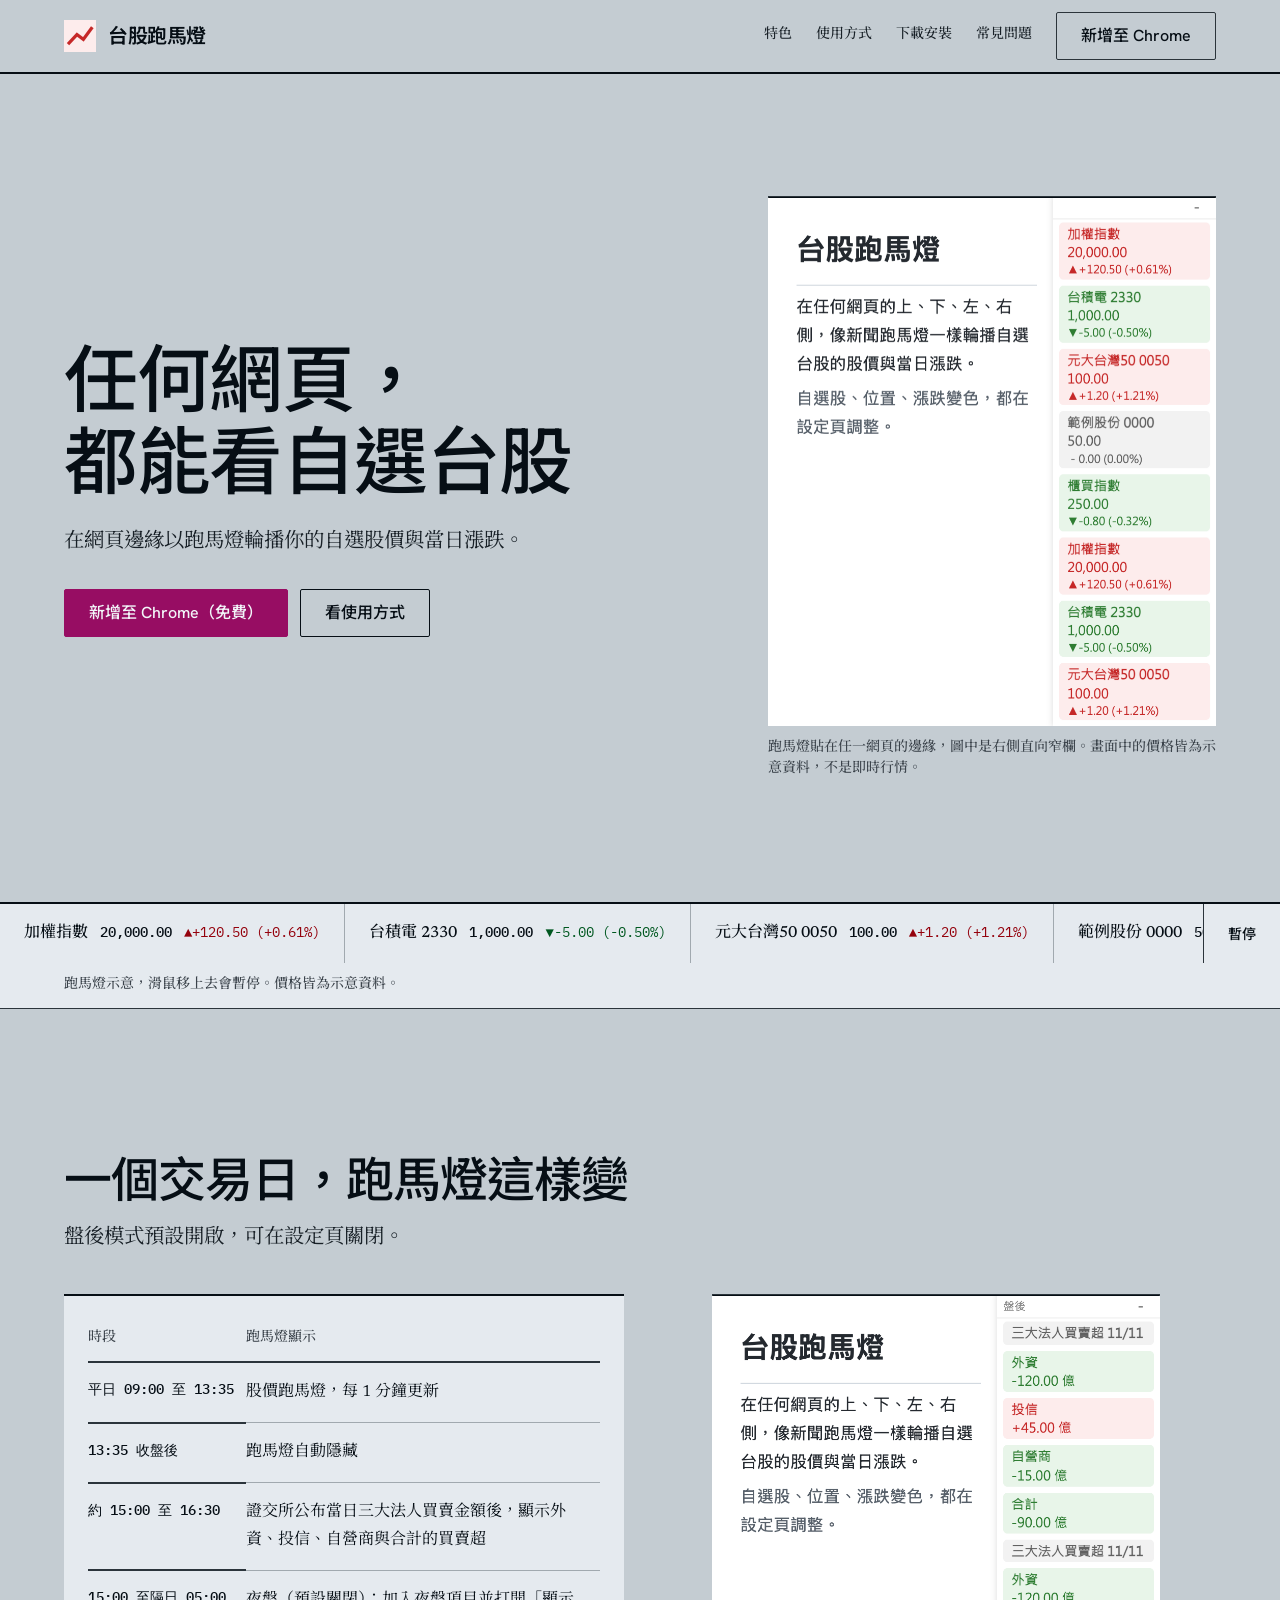
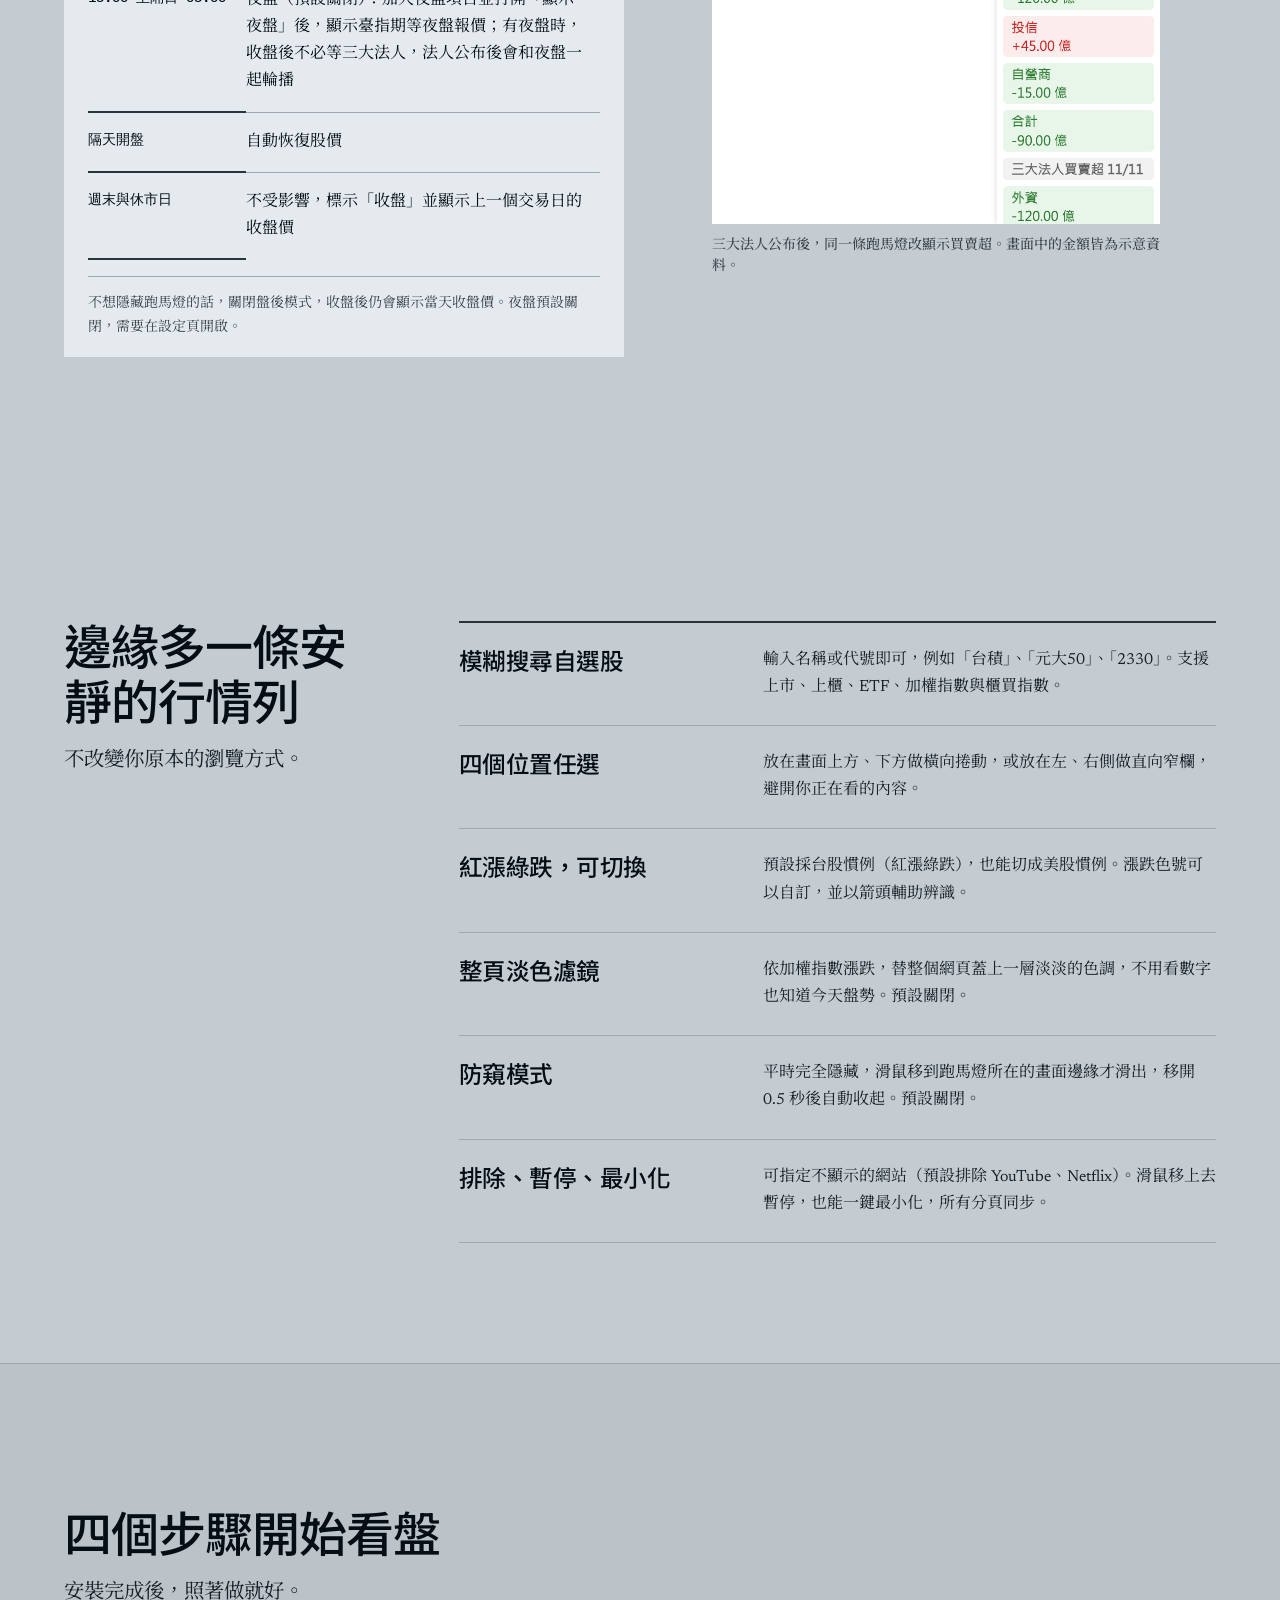
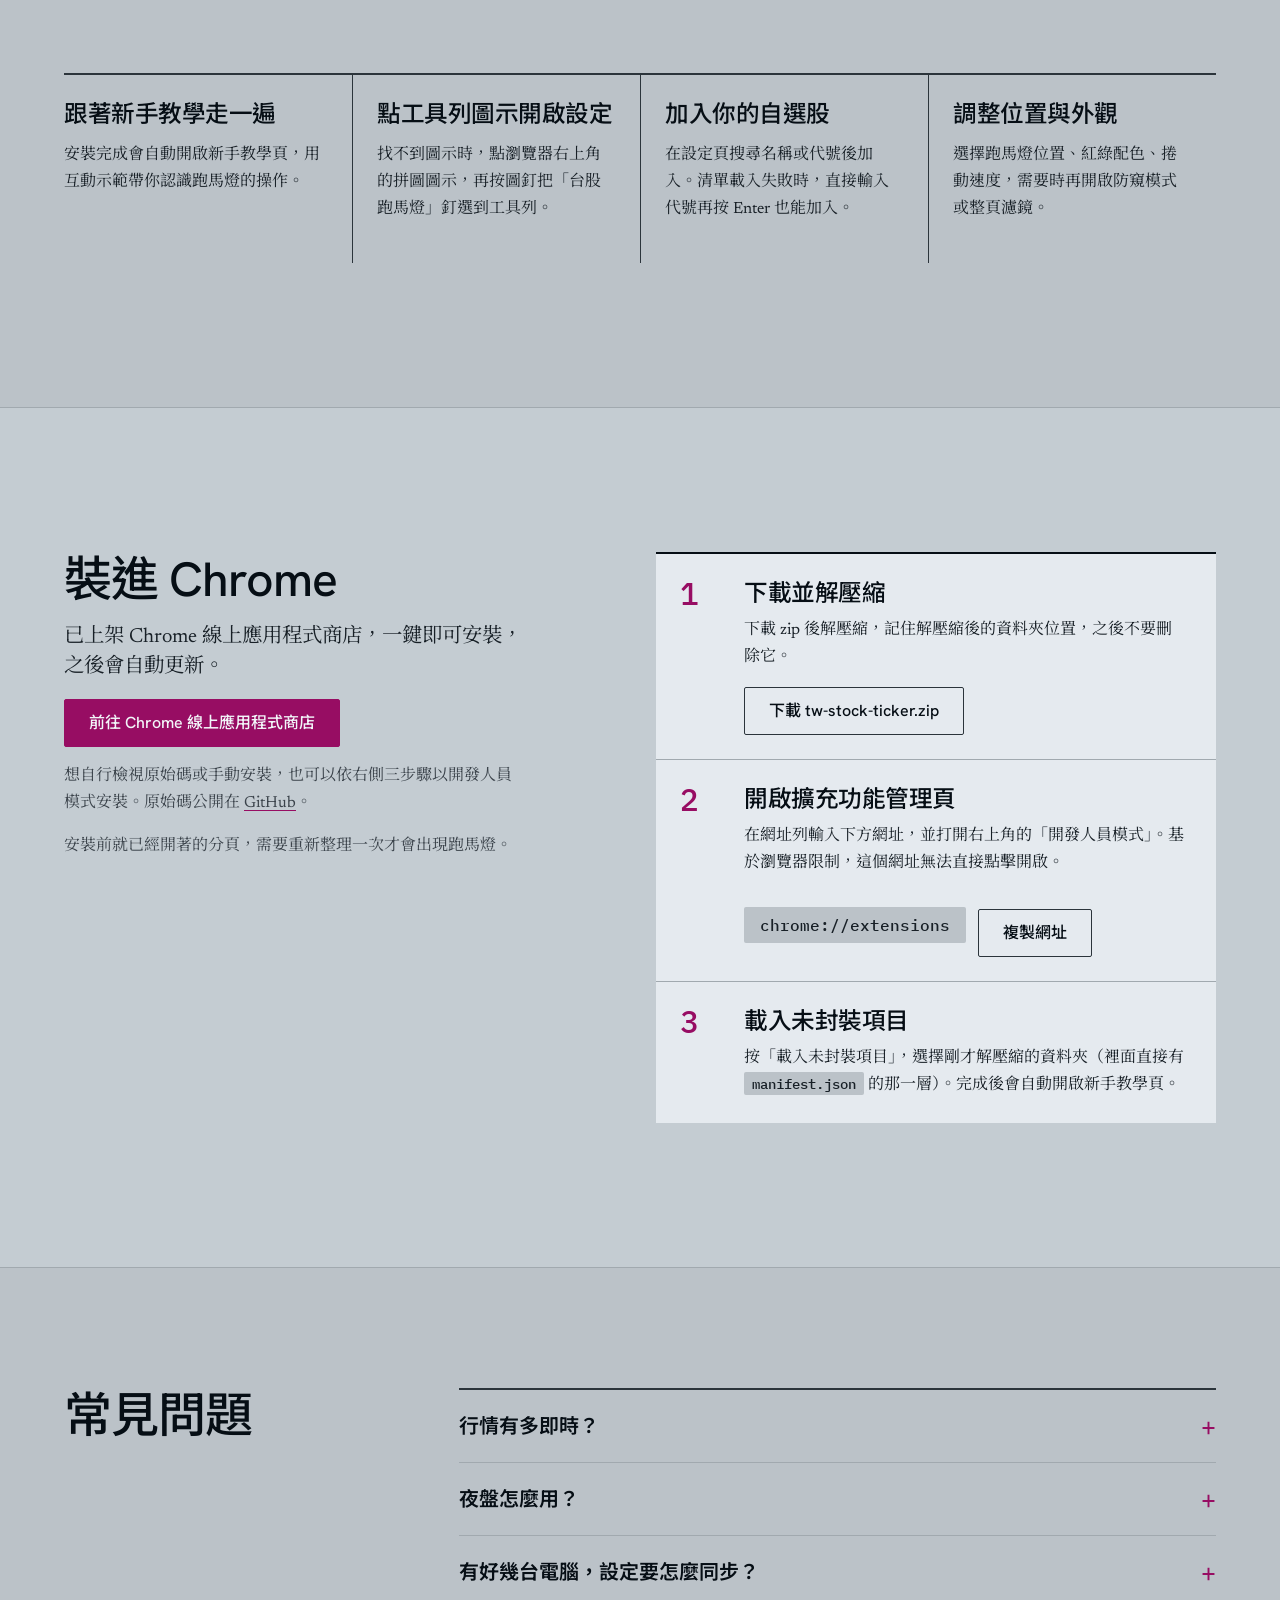
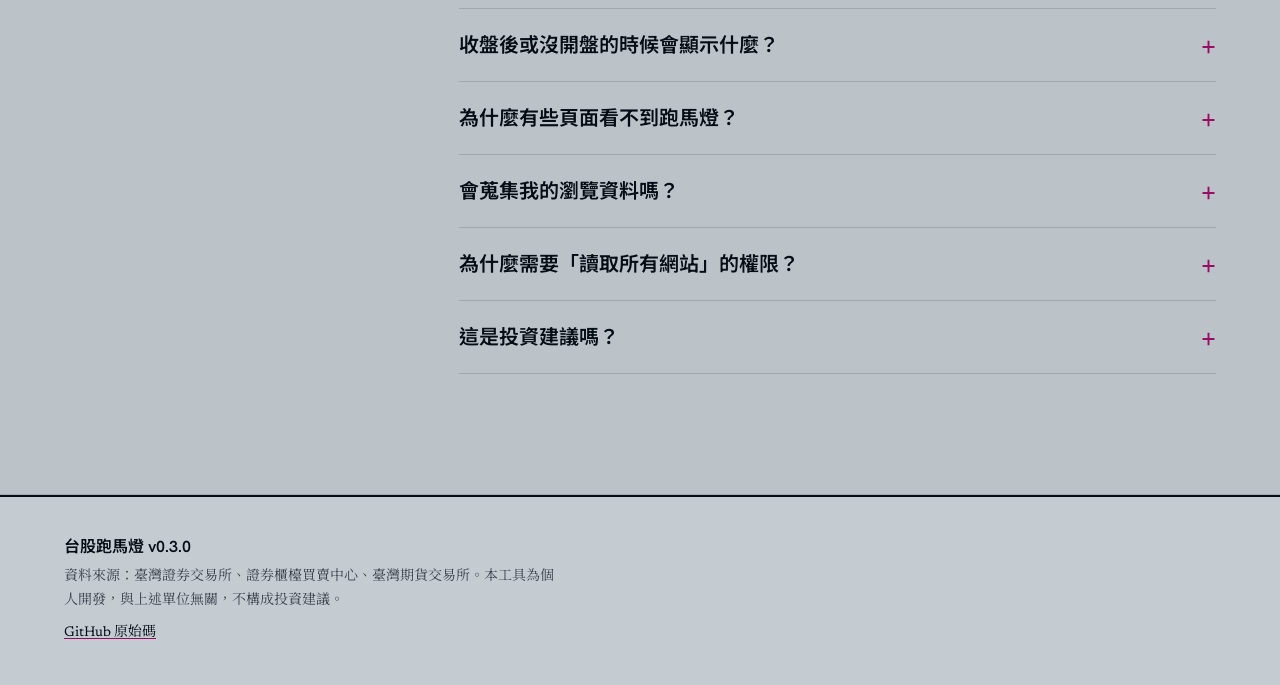
<file: site/index.html>
<!doctype html>
<html lang="zh-Hant">
<head>
  <meta charset="utf-8">
  <meta name="viewport" content="width=device-width, initial-scale=1">
  <title>台股跑馬燈｜在任何網頁看自選台股</title>
  <meta name="description" content="台股跑馬燈是 Chrome 擴充功能，在任何網頁的邊緣以跑馬燈輪播自選台股的股價與漲跌。支援上市、上櫃、ETF 與加權指數，紅漲綠跌，可自訂位置與配色。">
  <meta name="theme-color" content="#C5CBD3">
  <meta property="og:title" content="台股跑馬燈｜在任何網頁看自選台股">
  <meta property="og:description" content="在任何網頁的邊緣，以跑馬燈輪播你的自選台股股價與漲跌。">
  <meta property="og:type" content="website">
  <link rel="icon" type="image/png" href="assets/icon128.png">
  <link rel="preconnect" href="https://fonts.googleapis.com">
  <link rel="preconnect" href="https://fonts.gstatic.com" crossorigin>
  <link rel="stylesheet" href="https://fonts.googleapis.com/css2?family=Hanken+Grotesk:wght@500;600&family=Newsreader:opsz,wght@6..72,400;6..72,500&family=Noto+Sans+TC:wght@500;600&family=Noto+Serif+TC:wght@400;500&family=IBM+Plex+Mono:wght@400;500&display=swap">
  <link rel="stylesheet" href="style.css">
  <script>document.documentElement.classList.add('js');</script>
</head>
<body>
  <a class="skip" href="#main">跳到主要內容</a>

  <header class="site-header">
    <div class="container bar">
      <a class="brand" href="#top" aria-label="台股跑馬燈 回到頁首">
        <img src="assets/icon128.png" alt="" width="32" height="32">
        <span>台股跑馬燈</span>
      </a>
      <nav class="nav" aria-label="主要選單">
        <a href="#features">特色</a>
        <a href="#usage">使用方式</a>
        <a href="#install">下載安裝</a>
        <a href="#faq">常見問題</a>
        <a class="btn btn--quiet" href="https://chromewebstore.google.com/detail/%E5%8F%B0%E8%82%A1%E8%B7%91%E9%A6%AC%E7%87%88/oakjohhkajoanffodofgkgpjjpijfdhp" rel="noopener">新增至 Chrome</a>
      </nav>
    </div>
  </header>

  <main id="main">
    <!-- Hero -->
    <section class="hero" id="top">
      <div class="container">
        <div class="cols">
          <div class="intro">
            <h1>任何網頁，<br>都能看自選台股</h1>
            <p class="lead">在網頁邊緣以跑馬燈輪播你的自選股價與當日漲跌。</p>
            <div class="actions">
              <a class="btn btn--primary" href="https://chromewebstore.google.com/detail/%E5%8F%B0%E8%82%A1%E8%B7%91%E9%A6%AC%E7%87%88/oakjohhkajoanffodofgkgpjjpijfdhp" rel="noopener">新增至 Chrome（免費）</a>
              <a class="btn" href="#usage">看使用方式</a>
            </div>
          </div>
          <figure class="screen">
            <div class="shot" data-slot="hero" data-kind="product" data-alt="擴充功能的跑馬燈貼在任一網頁邊緣，輪播自選股價與漲跌">
              <img src="assets/ticker-day.png" srcset="assets/ticker-day.png 880w" sizes="(min-width: 60rem) 28rem, 100vw" width="880" height="1040" alt="網頁右側的直向跑馬燈，由下往上輪播加權指數、台積電與元大台灣50的示意股價" fetchpriority="high">
            </div>
            <figcaption>跑馬燈貼在任一網頁的邊緣，圖中是右側直向窄欄。畫面中的價格皆為示意資料，不是即時行情。</figcaption>
          </figure>
        </div>
      </div>
    </section>

    <!-- 跑馬燈示意：產品本身在跑 -->
    <figure class="tape" data-loop role="group" aria-label="跑馬燈示意（價格為示意資料）">
      <div class="tape-row">
        <div class="tape-vp">
          <div class="tape-track" id="track">
            <div class="tape-group">
              <span class="q up"><span class="n">加權指數</span><span class="p">20,000.00</span><span class="c">▲+120.50 (+0.61%)</span></span>
              <span class="q down"><span class="n">台積電 2330</span><span class="p">1,000.00</span><span class="c">▼-5.00 (-0.50%)</span></span>
              <span class="q up"><span class="n">元大台灣50 0050</span><span class="p">100.00</span><span class="c">▲+1.20 (+1.21%)</span></span>
              <span class="q flat"><span class="n">範例股份 0000</span><span class="p">50.00</span><span class="c">－0.00 (0.00%)</span></span>
              <span class="q down"><span class="n">櫃買指數</span><span class="p">250.00</span><span class="c">▼-0.80 (-0.32%)</span></span>
            </div>
            <div class="tape-group" aria-hidden="true">
              <span class="q up"><span class="n">加權指數</span><span class="p">20,000.00</span><span class="c">▲+120.50 (+0.61%)</span></span>
              <span class="q down"><span class="n">台積電 2330</span><span class="p">1,000.00</span><span class="c">▼-5.00 (-0.50%)</span></span>
              <span class="q up"><span class="n">元大台灣50 0050</span><span class="p">100.00</span><span class="c">▲+1.20 (+1.21%)</span></span>
              <span class="q flat"><span class="n">範例股份 0000</span><span class="p">50.00</span><span class="c">－0.00 (0.00%)</span></span>
              <span class="q down"><span class="n">櫃買指數</span><span class="p">250.00</span><span class="c">▼-0.80 (-0.32%)</span></span>
            </div>
          </div>
        </div>
        <button class="pause" id="pause" type="button" aria-pressed="false" aria-label="暫停跑馬燈示意">暫停</button>
      </div>
      <div class="container tape-cap"><figcaption>跑馬燈示意，滑鼠移上去會暫停。價格皆為示意資料。</figcaption></div>
    </figure>

    <!-- 盤後模式：一個交易日 -->
    <section class="section--tall section" id="day" aria-labelledby="day-h">
      <div class="container">
        <div class="cols">
          <div class="head">
            <h2 id="day-h">一個交易日，跑馬燈這樣變</h2>
            <p class="lead">盤後模式預設開啟，可在設定頁關閉。</p>
          </div>
          <div class="sheet">
            <table>
              <thead>
                <tr><th scope="col">時段</th><th scope="col">跑馬燈顯示</th></tr>
              </thead>
              <tbody>
                <tr><th scope="row">平日 09:00 至 13:35</th><td>股價跑馬燈，每 1 分鐘更新</td></tr>
                <tr><th scope="row">13:35 收盤後</th><td>跑馬燈自動隱藏</td></tr>
                <tr><th scope="row">約 15:00 至 16:30</th><td>證交所公布當日三大法人買賣金額後，顯示外資、投信、自營商與合計的買賣超</td></tr>
                <tr><th scope="row">15:00 至隔日 05:00</th><td>夜盤（預設關閉）：加入夜盤項目並打開「顯示夜盤」後，顯示臺指期等夜盤報價；有夜盤時，收盤後不必等三大法人，法人公布後會和夜盤一起輪播</td></tr>
                <tr><th scope="row">隔天開盤</th><td>自動恢復股價</td></tr>
                <tr><th scope="row">週末與休市日</th><td>不受影響，標示「收盤」並顯示上一個交易日的收盤價</td></tr>
              </tbody>
            </table>
            <p class="note">不想隱藏跑馬燈的話，關閉盤後模式，收盤後仍會顯示當天收盤價。夜盤預設關閉，需要在設定頁開啟。</p>
          </div>
          <figure class="after">
            <div class="shot" data-slot="after" data-kind="product" data-alt="收盤後跑馬燈改顯示外資、投信、自營商與合計的買賣超">
              <img src="assets/ticker-after.png" srcset="assets/ticker-after.png 880w" sizes="(min-width: 60rem) 28rem, 100vw" width="880" height="1040" alt="盤後模式下，右側的直向跑馬燈顯示外資、投信、自營商與合計的買賣超，單位為億" loading="lazy">
            </div>
            <figcaption>三大法人公布後，同一條跑馬燈改顯示買賣超。畫面中的金額皆為示意資料。</figcaption>
          </figure>
        </div>
      </div>
    </section>

    <!-- 特色 -->
    <section class="section" id="features" aria-labelledby="features-h">
      <div class="container">
        <div class="cols">
          <div class="head rows-head">
            <h2 id="features-h">邊緣多一條安靜的行情列</h2>
            <p class="lead">不改變你原本的瀏覽方式。</p>
          </div>
          <ul class="rows">
            <li>
              <h3>模糊搜尋自選股</h3>
              <p>輸入名稱或代號即可，例如「台積」、「元大50」、「2330」。支援上市、上櫃、ETF、加權指數與櫃買指數。</p>
            </li>
            <li>
              <h3>四個位置任選</h3>
              <p>放在畫面上方、下方做橫向捲動，或放在左、右側做直向窄欄，避開你正在看的內容。</p>
            </li>
            <li>
              <h3>紅漲綠跌，可切換</h3>
              <p>預設採台股慣例（紅漲綠跌），也能切成美股慣例。漲跌色號可以自訂，並以箭頭輔助辨識。</p>
            </li>
            <li>
              <h3>整頁淡色濾鏡</h3>
              <p>依加權指數漲跌，替整個網頁蓋上一層淡淡的色調，不用看數字也知道今天盤勢。預設關閉。</p>
            </li>
            <li>
              <h3>防窺模式</h3>
              <p>平時完全隱藏，滑鼠移到跑馬燈所在的畫面邊緣才滑出，移開 0.5 秒後自動收起。預設關閉。</p>
            </li>
            <li>
              <h3>排除、暫停、最小化</h3>
              <p>可指定不顯示的網站（預設排除 YouTube、Netflix）。滑鼠移上去暫停，也能一鍵最小化，所有分頁同步。</p>
            </li>
          </ul>
        </div>
      </div>
    </section>

    <!-- 使用方式 -->
    <section class="section section--tall section--well" id="usage" aria-labelledby="usage-h">
      <div class="container">
        <div class="head steps-head">
          <h2 id="usage-h">四個步驟開始看盤</h2>
          <p class="lead">安裝完成後，照著做就好。</p>
        </div>
        <ol class="steps4">
          <li>
            <h3>跟著新手教學走一遍</h3>
            <p>安裝完成會自動開啟新手教學頁，用互動示範帶你認識跑馬燈的操作。</p>
          </li>
          <li>
            <h3>點工具列圖示開啟設定</h3>
            <p>找不到圖示時，點瀏覽器右上角的拼圖圖示，再按圖釘把「台股跑馬燈」釘選到工具列。</p>
          </li>
          <li>
            <h3>加入你的自選股</h3>
            <p>在設定頁搜尋名稱或代號後加入。清單載入失敗時，直接輸入代號再按 Enter 也能加入。</p>
          </li>
          <li>
            <h3>調整位置與外觀</h3>
            <p>選擇跑馬燈位置、紅綠配色、捲動速度，需要時再開啟防窺模式或整頁濾鏡。</p>
          </li>
        </ol>
      </div>
    </section>

    <!-- 下載安裝 -->
    <section class="section section--tall" id="install" aria-labelledby="install-h">
      <div class="container">
        <div class="cols">
          <div class="head install-head">
            <h2 id="install-h">裝進 Chrome</h2>
            <p class="lead">已上架 Chrome 線上應用程式商店，一鍵即可安裝，之後會自動更新。</p>
            <p><a class="btn btn--primary" href="https://chromewebstore.google.com/detail/%E5%8F%B0%E8%82%A1%E8%B7%91%E9%A6%AC%E7%87%88/oakjohhkajoanffodofgkgpjjpijfdhp" rel="noopener">前往 Chrome 線上應用程式商店</a></p>
            <p>想自行檢視原始碼或手動安裝，也可以依右側三步驟以開發人員模式安裝。原始碼公開在 <a href="https://github.com/avthing/tw-stock-ticker">GitHub</a>。</p>
            <p>安裝前就已經開著的分頁，需要重新整理一次才會出現跑馬燈。</p>
          </div>
          <ol class="ledger">
            <li>
              <h3>下載並解壓縮</h3>
              <p>下載 zip 後解壓縮，記住解壓縮後的資料夾位置，之後不要刪除它。</p>
              <a class="btn btn--quiet" href="https://github.com/avthing/tw-stock-ticker/releases/latest/download/tw-stock-ticker.zip">下載 tw-stock-ticker.zip</a>
            </li>
            <li>
              <h3>開啟擴充功能管理頁</h3>
              <p>在網址列輸入下方網址，並打開右上角的「開發人員模式」。基於瀏覽器限制，這個網址無法直接點擊開啟。</p>
              <div class="copyrow">
                <code id="ext-url">chrome://extensions</code>
                <button class="btn btn--quiet" id="copy" type="button" hidden><span id="copy-label">複製網址</span></button>
                <span class="sr" id="copy-status" role="status"></span>
              </div>
            </li>
            <li>
              <h3>載入未封裝項目</h3>
              <p>按「載入未封裝項目」，選擇剛才解壓縮的資料夾（裡面直接有 <code>manifest.json</code> 的那一層）。完成後會自動開啟新手教學頁。</p>
            </li>
          </ol>
        </div>
      </div>
    </section>

    <!-- 常見問題 -->
    <section class="section section--well" id="faq" aria-labelledby="faq-h">
      <div class="container">
        <div class="cols">
          <div class="head rows-head">
            <h2 id="faq-h">常見問題</h2>
          </div>
          <div class="faq">
            <details>
              <summary>行情有多即時？</summary>
              <p>資料來自證交所 MIS 的非官方介面，本身約有 5 秒延遲；擴充功能每 1 分鐘更新一次（僅盤中），不是逐筆即時。跑馬燈右側會顯示最後更新時間。夜盤報價來自期交所的公開行情介面，在夜盤時段同樣每 1 分鐘更新一次。</p>
            </details>
            <details>
              <summary>夜盤怎麼用？</summary>
              <p>夜盤預設關閉。到設定頁的自選股搜尋框輸入「臺指」或「台積」，選標示「夜盤」的項目加入；如果「顯示夜盤」開關還沒打開，會詢問是否一併開啟。夜盤項目只在平日 15:00 至隔日 05:00（週五夜盤到週六凌晨 05:00）顯示，之後關閉開關，清單裡的夜盤項目會保留。資料來自臺灣期貨交易所的公開行情介面。</p>
            </details>
            <details>
              <summary>有好幾台電腦，設定要怎麼同步？</summary>
              <p>已登入 Chrome 並開啟同步時，設定會自動同步。如果沒有登入，或使用不同的瀏覽器，可以到設定頁的「備份與多台電腦同步」按「匯出設定」存成檔案，再到另一台按「匯入設定」，匯入前會先確認並覆寫目前的設定。</p>
            </details>
            <details>
              <summary>收盤後或沒開盤的時候會顯示什麼？</summary>
              <p>開啟盤後模式（預設開啟）時，平日 13:35 收盤後跑馬燈會先隱藏，等證交所公布當日三大法人買賣金額後，改顯示外資、投信、自營商與合計的買賣超，隔天開盤自動恢復股價。週末、盤前與休市日不受影響，跑馬燈會標示「收盤」，價格是上一個交易日的收盤價。關閉盤後模式的話，收盤後仍會顯示當天收盤價。</p>
            </details>
            <details>
              <summary>為什麼有些頁面看不到跑馬燈？</summary>
              <p><code>chrome://</code> 頁面、Chrome 線上應用程式商店與內建 PDF 檢視器，Chrome 不允許擴充功能注入，這是瀏覽器的限制。此外，YouTube、Netflix 預設在排除名單內，可以到設定頁修改。</p>
            </details>
            <details>
              <summary>會蒐集我的瀏覽資料嗎？</summary>
              <p>不會。擴充功能不蒐集、不上傳你的瀏覽紀錄。它只向證交所、櫃買中心與期交所取得行情與股票清單，設定則存放在 Chrome 的儲存空間（同步設定會跟著你的 Google 帳號）。完整原始碼公開，歡迎自行檢視。</p>
            </details>
            <details>
              <summary>為什麼需要「讀取所有網站」的權限？</summary>
              <p>因為跑馬燈要畫在你開啟的每一個網頁上，Chrome 會把這種做法顯示為可存取所有網站。擴充功能只會在頁面上加一條跑馬燈，不會讀取頁面上的文字或表單內容。</p>
            </details>
            <details>
              <summary>這是投資建議嗎？</summary>
              <p>不是。本工具僅提供行情顯示，資料可能延遲或有誤，請以券商與交易所公告為準，投資決策與風險由使用者自行負責。</p>
            </details>
          </div>
        </div>
      </div>
    </section>
  </main>

  <footer class="site-footer">
    <div class="container">
      <div class="colophon">
        <strong>台股跑馬燈 v0.3.0</strong>
        <p>資料來源：臺灣證券交易所、證券櫃檯買賣中心、臺灣期貨交易所。本工具為個人開發，與上述單位無關，不構成投資建議。</p>
        <p><a href="https://github.com/avthing/tw-stock-ticker">GitHub 原始碼</a></p>
      </div>
    </div>
  </footer>

  <script src="script.js"></script>
</body>
</html>
</file>
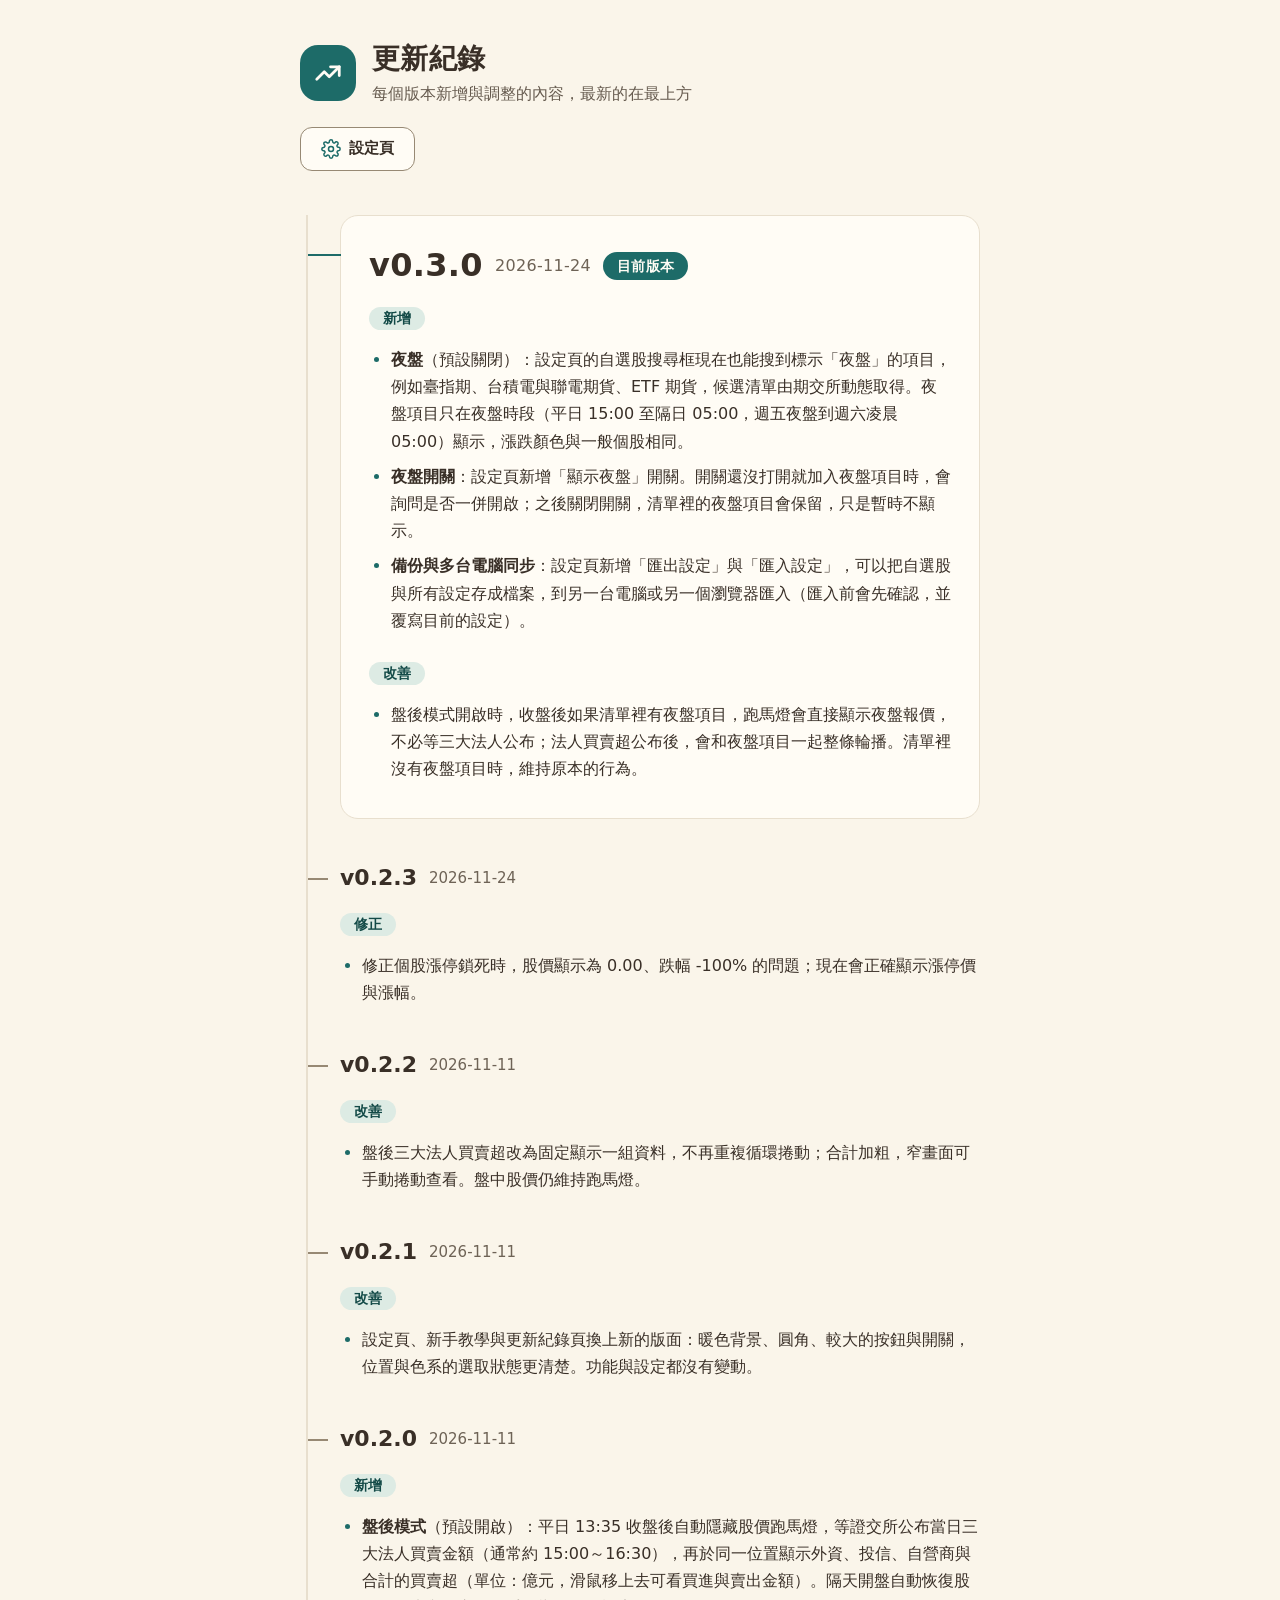
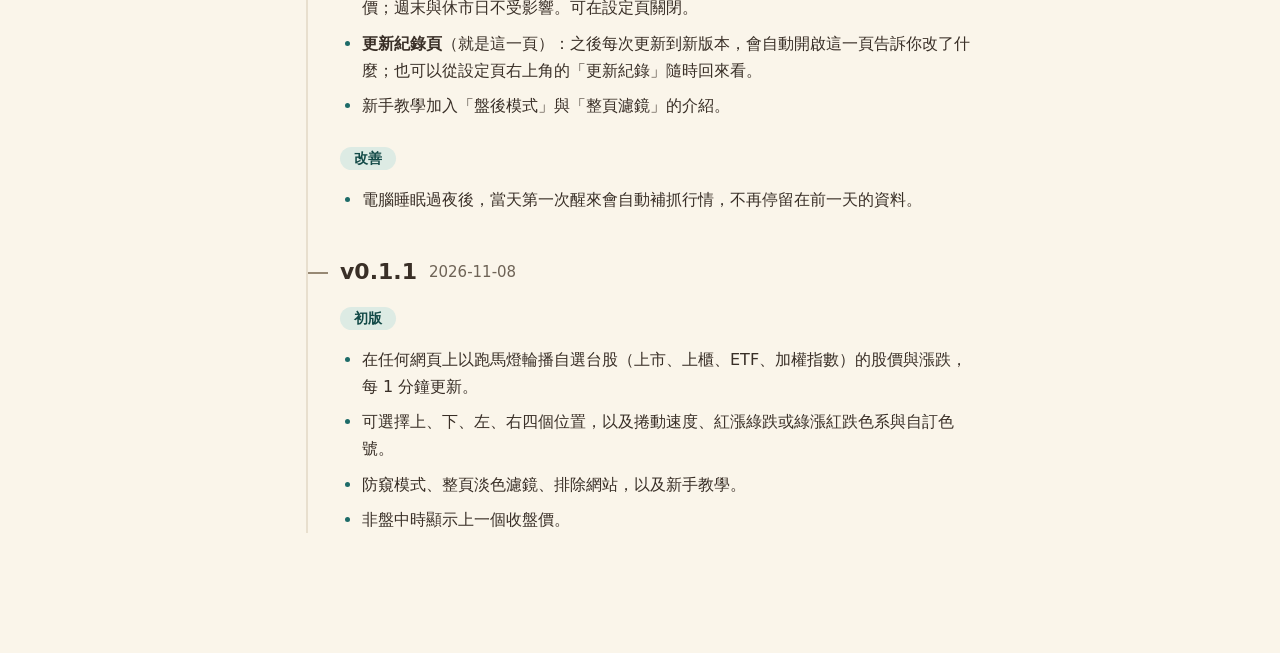
<file: changelog.html>
<!doctype html>
<html lang="zh-Hant">
<head>
  <meta charset="utf-8">
  <meta name="viewport" content="width=device-width, initial-scale=1">
  <title>台股跑馬燈更新紀錄</title>
  <link rel="stylesheet" href="ui.css">
  <link rel="stylesheet" href="changelog.css">
</head>
<body>
  <main class="container">
    <header class="header">
      <div class="logo" data-icon="trend"></div>
      <div>
        <h1>更新紀錄</h1>
        <p>每個版本新增與調整的內容，最新的在最上方</p>
      </div>
    </header>
    <nav class="header-links" aria-label="相關頁面">
      <a class="btn" href="options.html" data-icon="settings">設定頁</a>
    </nav>

    <div class="timeline">
    <!-- 發版時：在這一行下方新增新版本的 article（最上面那篇會自動標示「目前版本」） -->

    <article class="release" aria-labelledby="v0-3-0">
      <h2 id="v0-3-0">v0.3.0 <time datetime="2026-11-24">2026-11-24</time></h2>
      <h3>新增</h3>
      <ul>
        <li><strong>夜盤</strong>（預設關閉）：設定頁的自選股搜尋框現在也能搜到標示「夜盤」的項目，例如臺指期、台積電與聯電期貨、ETF 期貨，候選清單由期交所動態取得。夜盤項目只在夜盤時段（平日 15:00 至隔日 05:00，週五夜盤到週六凌晨 05:00）顯示，漲跌顏色與一般個股相同。</li>
        <li><strong>夜盤開關</strong>：設定頁新增「顯示夜盤」開關。開關還沒打開就加入夜盤項目時，會詢問是否一併開啟；之後關閉開關，清單裡的夜盤項目會保留，只是暫時不顯示。</li>
        <li><strong>備份與多台電腦同步</strong>：設定頁新增「匯出設定」與「匯入設定」，可以把自選股與所有設定存成檔案，到另一台電腦或另一個瀏覽器匯入（匯入前會先確認，並覆寫目前的設定）。</li>
      </ul>
      <h3>改善</h3>
      <ul>
        <li>盤後模式開啟時，收盤後如果清單裡有夜盤項目，跑馬燈會直接顯示夜盤報價，不必等三大法人公布；法人買賣超公布後，會和夜盤項目一起整條輪播。清單裡沒有夜盤項目時，維持原本的行為。</li>
      </ul>
    </article>

    <article class="release" aria-labelledby="v0-2-3">
      <h2 id="v0-2-3">v0.2.3 <time datetime="2026-11-24">2026-11-24</time></h2>
      <h3>修正</h3>
      <ul>
        <li>修正個股漲停鎖死時，股價顯示為 0.00、跌幅 -100% 的問題；現在會正確顯示漲停價與漲幅。</li>
      </ul>
    </article>

    <article class="release" aria-labelledby="v0-2-2">
      <h2 id="v0-2-2">v0.2.2 <time datetime="2026-11-11">2026-11-11</time></h2>
      <h3>改善</h3>
      <ul>
        <li>盤後三大法人買賣超改為固定顯示一組資料，不再重複循環捲動；合計加粗，窄畫面可手動捲動查看。盤中股價仍維持跑馬燈。</li>
      </ul>
    </article>

    <article class="release" aria-labelledby="v0-2-1">
      <h2 id="v0-2-1">v0.2.1 <time datetime="2026-11-11">2026-11-11</time></h2>
      <h3>改善</h3>
      <ul>
        <li>設定頁、新手教學與更新紀錄頁換上新的版面：暖色背景、圓角、較大的按鈕與開關，位置與色系的選取狀態更清楚。功能與設定都沒有變動。</li>
      </ul>
    </article>

    <article class="release" aria-labelledby="v0-2-0">
      <h2 id="v0-2-0">v0.2.0 <time datetime="2026-11-11">2026-11-11</time></h2>
      <h3>新增</h3>
      <ul>
        <li><strong>盤後模式</strong>（預設開啟）：平日 13:35 收盤後自動隱藏股價跑馬燈，等證交所公布當日三大法人買賣金額（通常約 15:00～16:30），再於同一位置顯示外資、投信、自營商與合計的買賣超（單位：億元，滑鼠移上去可看買進與賣出金額）。隔天開盤自動恢復股價；週末與休市日不受影響。可在設定頁關閉。</li>
        <li><strong>更新紀錄頁</strong>（就是這一頁）：之後每次更新到新版本，會自動開啟這一頁告訴你改了什麼；也可以從設定頁右上角的「更新紀錄」隨時回來看。</li>
        <li>新手教學加入「盤後模式」與「整頁濾鏡」的介紹。</li>
      </ul>
      <h3>改善</h3>
      <ul>
        <li>電腦睡眠過夜後，當天第一次醒來會自動補抓行情，不再停留在前一天的資料。</li>
      </ul>
    </article>

    <article class="release" aria-labelledby="v0-1-1">
      <h2 id="v0-1-1">v0.1.1 <time datetime="2026-11-08">2026-11-08</time></h2>
      <h3>初版</h3>
      <ul>
        <li>在任何網頁上以跑馬燈輪播自選台股（上市、上櫃、ETF、加權指數）的股價與漲跌，每 1 分鐘更新。</li>
        <li>可選擇上、下、左、右四個位置，以及捲動速度、紅漲綠跌或綠漲紅跌色系與自訂色號。</li>
        <li>防窺模式、整頁淡色濾鏡、排除網站，以及新手教學。</li>
        <li>非盤中時顯示上一個收盤價。</li>
      </ul>
    </article>
    </div>
  </main>

  <script src="ui.js"></script>
  <script src="changelog.js"></script>
</body>
</html>
</file>
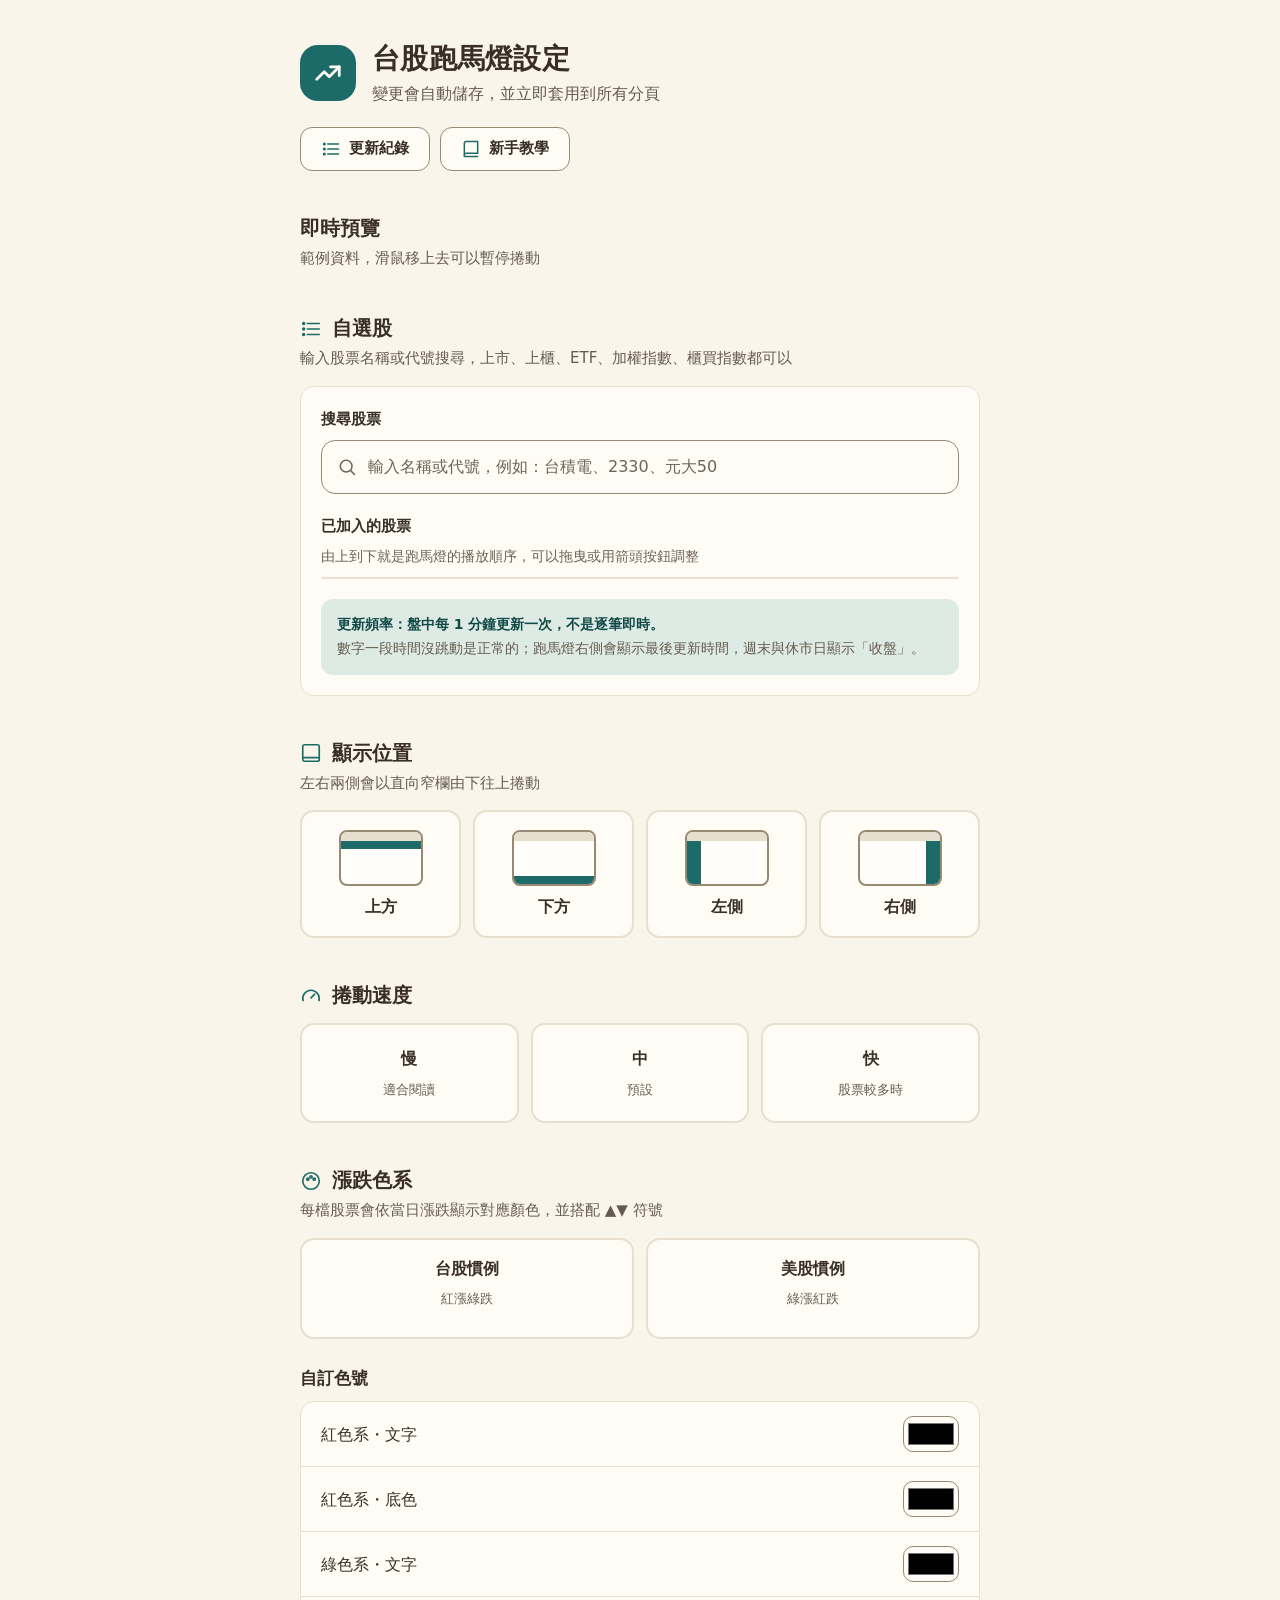
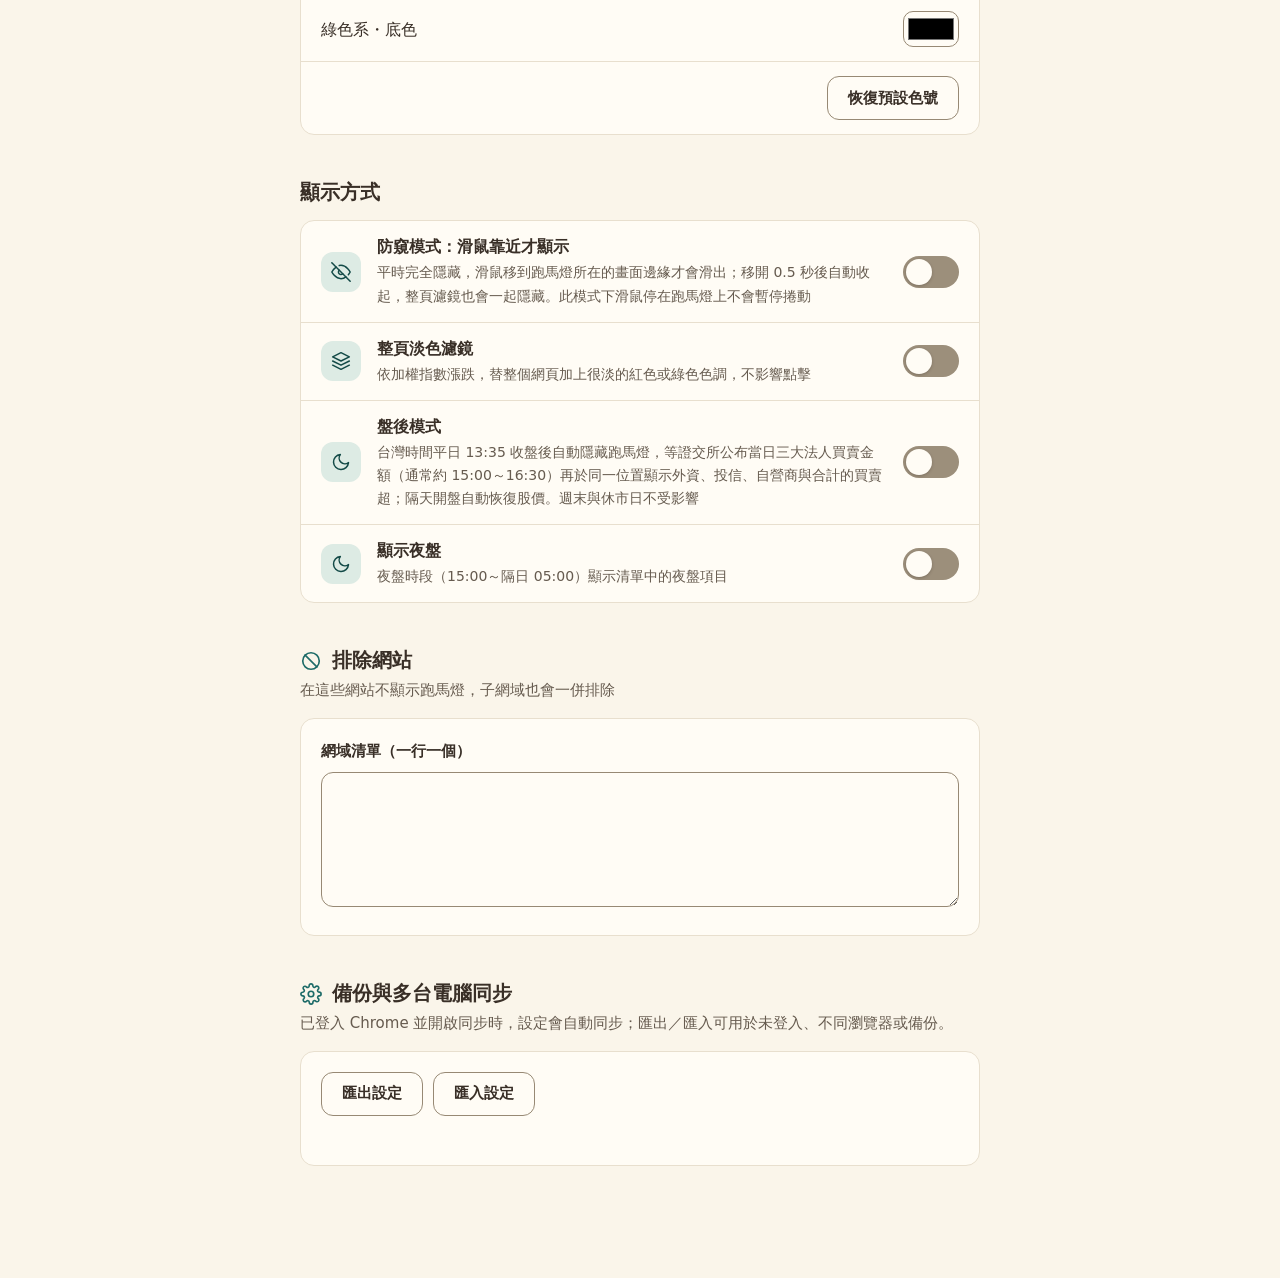
<file: options.html>
<!doctype html>
<html lang="zh-Hant">
<head>
  <meta charset="utf-8">
  <meta name="viewport" content="width=device-width, initial-scale=1">
  <title>台股跑馬燈設定</title>
  <link rel="stylesheet" href="ui.css">
</head>
<body>
  <main class="container">
    <header class="header">
      <div class="logo" data-icon="trend"></div>
      <div>
        <h1>台股跑馬燈設定</h1>
        <p>變更會自動儲存，並立即套用到所有分頁</p>
      </div>
    </header>
    <nav class="header-links" aria-label="相關頁面">
      <a class="btn" href="changelog.html" data-icon="list">更新紀錄</a>
      <a class="btn" href="welcome.html" data-icon="book">新手教學</a>
    </nav>
    <span id="toast" class="toast" role="status" aria-live="polite" data-icon="check">已儲存</span>

    <section class="group" aria-labelledby="h-preview">
      <h2 id="h-preview">即時預覽</h2>
      <p class="desc">範例資料，滑鼠移上去可以暫停捲動</p>
      <div id="preview"></div>
    </section>

    <section class="group" aria-labelledby="h-symbols">
      <h2 id="h-symbols" data-icon="list">自選股</h2>
      <p class="desc">輸入股票名稱或代號搜尋，上市、上櫃、ETF、加權指數、櫃買指數都可以</p>
      <div class="panel pad">
        <div id="picker"></div>
        <p class="note-box"><strong>更新頻率：盤中每 1 分鐘更新一次，不是逐筆即時。</strong>數字一段時間沒跳動是正常的；跑馬燈右側會顯示最後更新時間，週末與休市日顯示「收盤」。</p>
      </div>
    </section>

    <section class="group" aria-labelledby="h-pos">
      <h2 id="h-pos" data-icon="layout">顯示位置</h2>
      <p class="desc">左右兩側會以直向窄欄由下往上捲動</p>
      <div class="seg" role="radiogroup" aria-labelledby="h-pos">
        <label><input type="radio" name="position" value="top" data-key="position"><span><span class="mini top"><i></i></span>上方</span></label>
        <label><input type="radio" name="position" value="bottom" data-key="position"><span><span class="mini bottom"><i></i></span>下方</span></label>
        <label><input type="radio" name="position" value="left" data-key="position"><span><span class="mini left"><i></i></span>左側</span></label>
        <label><input type="radio" name="position" value="right" data-key="position"><span><span class="mini right"><i></i></span>右側</span></label>
      </div>
    </section>

    <section class="group" aria-labelledby="h-speed">
      <h2 id="h-speed" data-icon="gauge">捲動速度</h2>
      <div class="seg cols-3" role="radiogroup" aria-labelledby="h-speed">
        <label><input type="radio" name="speed" value="slow" data-key="speed"><span>慢<small>適合閱讀</small></span></label>
        <label><input type="radio" name="speed" value="medium" data-key="speed"><span>中<small>預設</small></span></label>
        <label><input type="radio" name="speed" value="fast" data-key="speed"><span>快<small>股票較多時</small></span></label>
      </div>
    </section>

    <section class="group" aria-labelledby="h-color">
      <h2 id="h-color" data-icon="palette">漲跌色系</h2>
      <p class="desc">每檔股票會依當日漲跌顯示對應顏色，並搭配 ▲▼ 符號</p>
      <div class="seg" role="radiogroup" aria-labelledby="h-color">
        <label><input type="radio" name="scheme" value="tw" data-key="scheme"><span>台股慣例<small>紅漲綠跌</small><span class="pair" id="pair-tw"></span></span></label>
        <label><input type="radio" name="scheme" value="us" data-key="scheme"><span>美股慣例<small>綠漲紅跌</small><span class="pair" id="pair-us"></span></span></label>
      </div>
      <h3 class="sub-title" id="h-custom">自訂色號</h3>
      <div class="panel" role="group" aria-labelledby="h-custom">
        <label class="row color-row"><span class="name">紅色系・文字</span><input type="color" data-key="redText"></label>
        <label class="row color-row"><span class="name">紅色系・底色</span><input type="color" data-key="redBg"></label>
        <label class="row color-row"><span class="name">綠色系・文字</span><input type="color" data-key="greenText"></label>
        <label class="row color-row"><span class="name">綠色系・底色</span><input type="color" data-key="greenBg"></label>
        <div class="row action"><button id="resetColors" class="btn">恢復預設色號</button></div>
      </div>
    </section>

    <section class="group" aria-labelledby="h-behavior">
      <h2 id="h-behavior">顯示方式</h2>
      <div class="panel">
        <label class="row switch">
          <span class="row-icon" data-icon="eyeOff"></span>
          <span class="row-text">
            <span class="row-title" id="h-hide">防窺模式：滑鼠靠近才顯示</span>
            <span class="row-desc">平時完全隱藏，滑鼠移到跑馬燈所在的畫面邊緣才會滑出；移開 0.5 秒後自動收起，整頁濾鏡也會一起隱藏。此模式下滑鼠停在跑馬燈上不會暫停捲動</span>
          </span>
          <input type="checkbox" data-key="autoHide" aria-labelledby="h-hide">
          <span class="track" aria-hidden="true"></span>
        </label>
        <label class="row switch">
          <span class="row-icon" data-icon="layers"></span>
          <span class="row-text">
            <span class="row-title" id="h-tint">整頁淡色濾鏡</span>
            <span class="row-desc">依加權指數漲跌，替整個網頁加上很淡的紅色或綠色色調，不影響點擊</span>
          </span>
          <input type="checkbox" data-key="tint" aria-labelledby="h-tint">
          <span class="track" aria-hidden="true"></span>
        </label>
        <label class="row switch">
          <span class="row-icon" data-icon="moon"></span>
          <span class="row-text">
            <span class="row-title" id="h-after">盤後模式</span>
            <span class="row-desc">台灣時間平日 13:35 收盤後自動隱藏跑馬燈，等證交所公布當日三大法人買賣金額（通常約 15:00～16:30）再於同一位置顯示外資、投信、自營商與合計的買賣超；隔天開盤自動恢復股價。週末與休市日不受影響</span>
          </span>
          <input type="checkbox" data-key="afterHours" aria-labelledby="h-after">
          <span class="track" aria-hidden="true"></span>
        </label>
        <label class="row switch">
          <span class="row-icon" data-icon="moon"></span>
          <span class="row-text">
            <span class="row-title" id="h-night">顯示夜盤</span>
            <span class="row-desc">夜盤時段（15:00～隔日 05:00）顯示清單中的夜盤項目</span>
          </span>
          <input type="checkbox" data-key="nightFutures" aria-labelledby="h-night">
          <span class="track" aria-hidden="true"></span>
        </label>
      </div>
    </section>

    <section class="group" aria-labelledby="h-ex">
      <h2 id="h-ex" data-icon="ban">排除網站</h2>
      <p class="desc">在這些網站不顯示跑馬燈，子網域也會一併排除</p>
      <div class="panel pad">
        <label class="field-label" for="excluded">網域清單（一行一個）</label>
        <textarea id="excluded" data-key="excluded" rows="4"></textarea>
      </div>
    </section>

    <section class="group" aria-labelledby="h-backup">
      <h2 id="h-backup" data-icon="settings">備份與多台電腦同步</h2>
      <p class="desc">已登入 Chrome 並開啟同步時，設定會自動同步；匯出／匯入可用於未登入、不同瀏覽器或備份。</p>
      <div class="panel pad">
        <div class="backup-actions">
          <button type="button" id="exportBtn" class="btn">匯出設定</button>
          <button type="button" id="importBtn" class="btn">匯入設定</button>
          <input type="file" id="importFile" accept=".json,application/json" hidden>
        </div>
        <div id="backupMsg" class="backup-msg" role="status" aria-live="polite"></div>
      </div>
    </section>
  </main>

  <dialog id="confirmDialog" class="dialog" aria-labelledby="dialogMsg">
    <p id="dialogMsg" class="dialog-msg"></p>
    <div class="dialog-actions">
      <button type="button" id="dialogCancel" class="btn">取消</button>
      <button type="button" id="dialogOk" class="btn primary">確認</button>
    </div>
  </dialog>

  <script src="defaults.js"></script>
  <script src="ui.js"></script>
  <script src="options.js"></script>
</body>
</html>
</file>
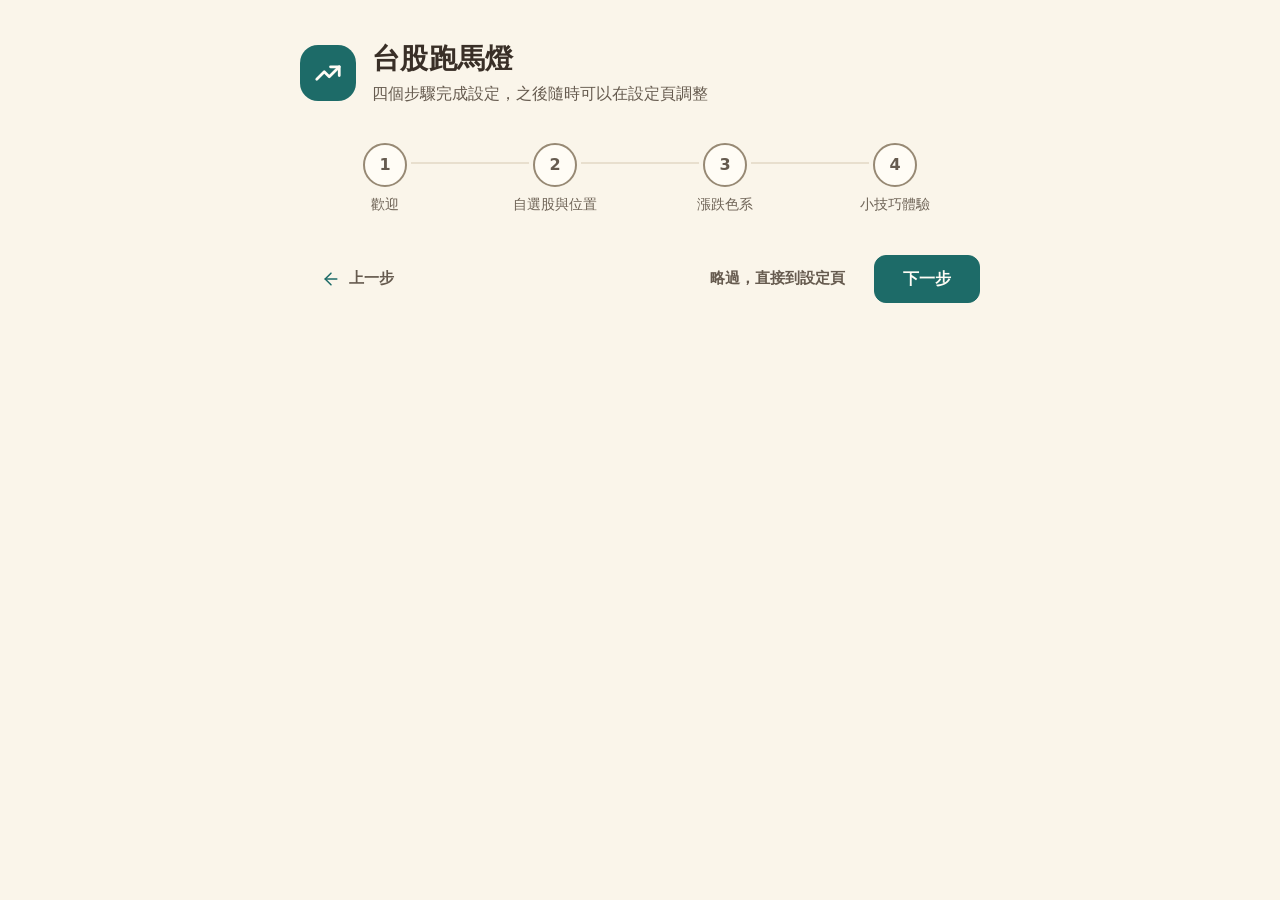
<file: welcome.html>
<!doctype html>
<html lang="zh-Hant">
<head>
  <meta charset="utf-8">
  <meta name="viewport" content="width=device-width, initial-scale=1">
  <title>歡迎使用台股跑馬燈</title>
  <link rel="stylesheet" href="ui.css">
  <link rel="stylesheet" href="welcome.css">
</head>
<body>
  <main class="container">
    <header class="header">
      <div class="logo" data-icon="trend"></div>
      <div>
        <h1>台股跑馬燈</h1>
        <p>四個步驟完成設定，之後隨時可以在設定頁調整</p>
      </div>
    </header>
    <span id="toast" class="toast" role="status" aria-live="polite" data-icon="check">已儲存</span>

    <ol class="stepper" aria-label="設定進度">
      <li data-n="1"><span>歡迎</span></li>
      <li data-n="2"><span>自選股與位置</span></li>
      <li data-n="3"><span>漲跌色系</span></li>
      <li data-n="4"><span>小技巧體驗</span></li>
    </ol>

    <!-- 步驟 1 -->
    <section class="step" data-step="1" aria-labelledby="s1">
      <div class="hero">
        <h2 id="s1">安裝完成，歡迎使用！</h2>
        <p>不論切換到哪個分頁，畫面邊緣都會像新聞跑馬燈一樣，持續輪播自選股的價格和當日漲跌（盤中每 1 分鐘更新）。</p>
      </div>
      <div id="preview1"></div>
      <ul class="features">
        <li class="feature"><span class="row-icon" data-icon="list"></span><div><h3>自選股</h3><p>上市、上櫃、ETF、加權指數都能加入</p></div></li>
        <li class="feature"><span class="row-icon" data-icon="layout"></span><div><h3>上下左右</h3><p>跑馬燈可以放在畫面任一側</p></div></li>
        <li class="feature"><span class="row-icon" data-icon="palette"></span><div><h3>漲跌變色</h3><p>紅漲綠跌或綠漲紅跌，色號可自訂</p></div></li>
        <li class="feature"><span class="row-icon" data-icon="ban"></span><div><h3>排除網站</h3><p>看 YouTube、Netflix 時自動隱藏</p></div></li>
        <li class="feature"><span class="row-icon" data-icon="layers"></span><div><h3>整頁濾鏡</h3><p>依大盤漲跌替網頁加上淡淡的紅或綠色調（預設關閉）</p></div></li>
        <li class="feature"><span class="row-icon" data-icon="moon"></span><div><h3>盤後模式</h3><p>收盤後自動隱藏跑馬燈，證交所公布後改顯示三大法人買賣超</p></div></li>
      </ul>
    </section>

    <!-- 步驟 2 -->
    <section class="step" data-step="2" aria-labelledby="s2">
      <h2 id="s2">加入你的自選股</h2>
      <p class="desc">輸入股票名稱或代號搜尋，不用記代號，例如「台積」、「元大50」、「2330」</p>
      <div class="panel pad"><div id="picker"></div></div>

      <h2 class="sub-title" id="s2b">跑馬燈要放在哪裡？</h2>
      <p class="desc">左右兩側會以直向窄欄由下往上捲動</p>
      <div class="seg" role="radiogroup" aria-labelledby="s2b">
        <label><input type="radio" name="position" value="top" data-key="position"><span><span class="mini top"><i></i></span>上方</span></label>
        <label><input type="radio" name="position" value="bottom" data-key="position"><span><span class="mini bottom"><i></i></span>下方</span></label>
        <label><input type="radio" name="position" value="left" data-key="position"><span><span class="mini left"><i></i></span>左側</span></label>
        <label><input type="radio" name="position" value="right" data-key="position"><span><span class="mini right"><i></i></span>右側</span></label>
      </div>
    </section>

    <!-- 步驟 3 -->
    <section class="step" data-step="3" aria-labelledby="s3">
      <h2 id="s3">選擇漲跌色系</h2>
      <div class="seg" role="radiogroup" aria-labelledby="s3">
        <label><input type="radio" name="scheme" value="tw" data-key="scheme"><span>台股慣例<small>紅漲綠跌</small></span></label>
        <label><input type="radio" name="scheme" value="us" data-key="scheme"><span>美股慣例<small>綠漲紅跌</small></span></label>
      </div>
      <p class="desc after-seg">之後也可以在設定頁自訂每個顏色的色號</p>
      <div id="preview3"></div>
    </section>

    <!-- 步驟 4 -->
    <section class="step" data-step="4" aria-labelledby="s4">
      <h2 id="s4">小技巧：動手玩玩看</h2>
      <p class="desc">下面是模擬的瀏覽器畫面，照著任務操作看看，完成的任務會自動打勾</p>

      <div id="celebrate" class="celebrate" role="status" hidden>
        <strong>全部完成！</strong>你已經學會所有操作，按下方「完成，開始使用」就可以開始看盤了
      </div>

      <div class="demo" id="demoA"></div>
      <ol class="tasks panel">
        <li data-task="pause">
          <span class="task-check" aria-hidden="true"></span>
          <div><strong>暫停捲動</strong><p>把滑鼠移到上面的跑馬燈，捲動會停下來，方便看清楚價格</p></div>
        </li>
        <li data-task="minimize">
          <span class="task-check" aria-hidden="true"></span>
          <div><strong>最小化與展開</strong><p>按跑馬燈右側的「－」收起來，再點右下角的圖示展開；實際使用時所有分頁會同步收合</p></div>
        </li>
        <li data-task="autohide">
          <span class="task-check" aria-hidden="true"></span>
          <div class="task-body">
            <label class="switch">
              <span><strong id="w-hide">防窺模式：滑鼠靠近才顯示</strong>
                <p>打開開關後，下面的跑馬燈會消失；把滑鼠移到示範畫面最下緣它才會滑出來，移開後自動收起，停在上面也會持續捲動。這個開關就是實際設定</p></span>
              <input type="checkbox" data-key="autoHide" aria-labelledby="w-hide">
              <span class="track" aria-hidden="true"></span>
            </label>
            <div class="demo small" id="demoB"></div>
          </div>
        </li>
        <li data-task="settings">
          <button type="button" class="task-check manual" id="settingsCheck" aria-label="我已完成「從工具列開啟設定頁」，打勾" title="完成後點這裡打勾"></button>
          <div class="task-body"><strong>從工具列開啟設定頁</strong>
            <p>之後要調整速度、色號、排除網站或整頁濾鏡，都是從 Chrome 右上角的工具列進入設定頁。看下面的動畫，然後在你的瀏覽器實際做一次：</p>
            <div class="tb-guide">
              <div class="tb-stage" aria-hidden="true">
                <div class="tb-bar">
                  <span class="tb-url">https://www.example.com</span>
                  <span class="tb-btn tb-ext" data-icon="trend"></span>
                  <span class="tb-btn tb-puzzle" data-icon="puzzle"></span>
                  <span class="tb-avatar"></span>
                </div>
                <div class="tb-menu">
                  <div class="tb-menu-title">擴充功能</div>
                  <div class="tb-menu-row"><span class="tb-mini" data-icon="trend"></span>台股跑馬燈<span class="tb-pin" data-icon="pin"></span></div>
                </div>
                <div class="tb-result"><span data-icon="settings"></span>已開啟「台股跑馬燈設定」</div>
                <span class="tb-ripple r1"></span><span class="tb-ripple r2"></span><span class="tb-ripple r3"></span>
                <svg class="tb-cursor" viewBox="0 0 24 24" width="20" height="20"><path d="M4 2l16 11.5-7.2 1.3 4 7.6-3 1.6-4-7.6L4 21z" stroke-width="1.5" stroke-linejoin="round"/></svg>
              </div>
              <ol class="tb-steps">
                <li class="s1"><span>點右上角的 <span class="inline-icon" data-icon="puzzle"></span> 拼圖圖示（擴充功能）</span></li>
                <li class="s2"><span>在「台股跑馬燈」旁按 <span class="inline-icon" data-icon="pin"></span> 圖釘，把它釘到工具列</span></li>
                <li class="s3"><span>點工具列上的 <span class="inline-icon trend" data-icon="trend"></span> 圖示，設定頁就會打開</span></li>
              </ol>
            </div>
            <p class="try">實際做一次後，點左側圓圈自己打勾（點了工具列圖示也會自動打勾）</p></div>
        </li>
      </ol>
      <div id="taskLive" class="sr-only" aria-live="polite"></div>

      <div class="note">
        <strong>報價每 1 分鐘更新一次，不是逐筆即時</strong>，數字一段時間沒跳動是正常的；跑馬燈右側會顯示最後更新時間。<br>
        <strong>盤後模式（預設開啟）：</strong>平日 13:35 收盤後跑馬燈會自動隱藏，等證交所公布當日三大法人買賣金額（通常約 15:00～16:30）再顯示外資、投信、自營商與合計的買賣超，隔天開盤自動恢復股價；不想隱藏可到設定頁關閉。週末與休市日不受影響，仍顯示「收盤」與上一個收盤價。<br>
        Chrome 內建頁面（例如 chrome://、線上應用程式商店）無法顯示跑馬燈，已經開著的分頁要重新整理才會出現。
      </div>
    </section>

    <nav class="nav" aria-label="步驟導覽">
      <button id="prev" class="btn ghost" data-icon="arrowLeft">上一步</button>
      <div class="nav-right">
        <a id="skip" class="btn ghost" href="options.html">略過，直接到設定頁</a>
        <button id="next" class="btn primary">下一步</button>
      </div>
    </nav>
  </main>

  <script src="defaults.js"></script>
  <script src="ui.js"></script>
  <script src="welcome.js"></script>
</body>
</html>
</file>
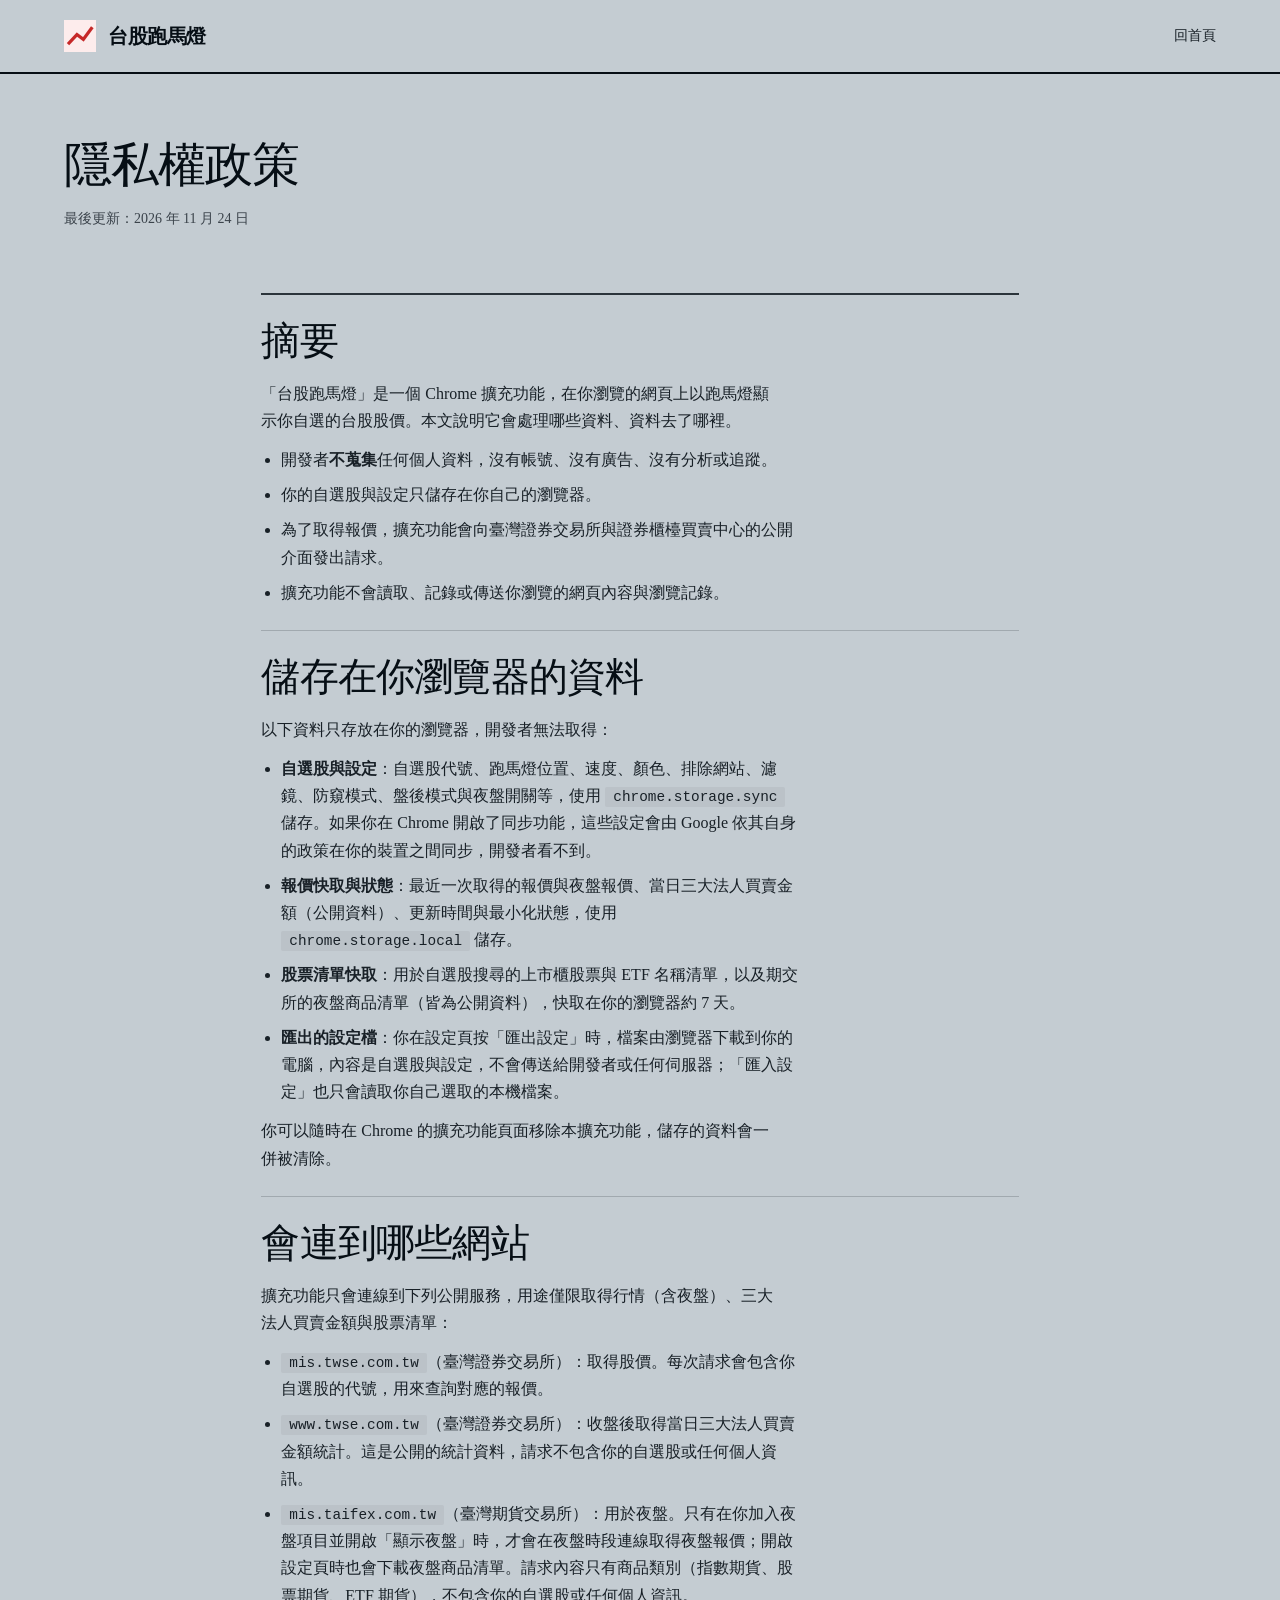
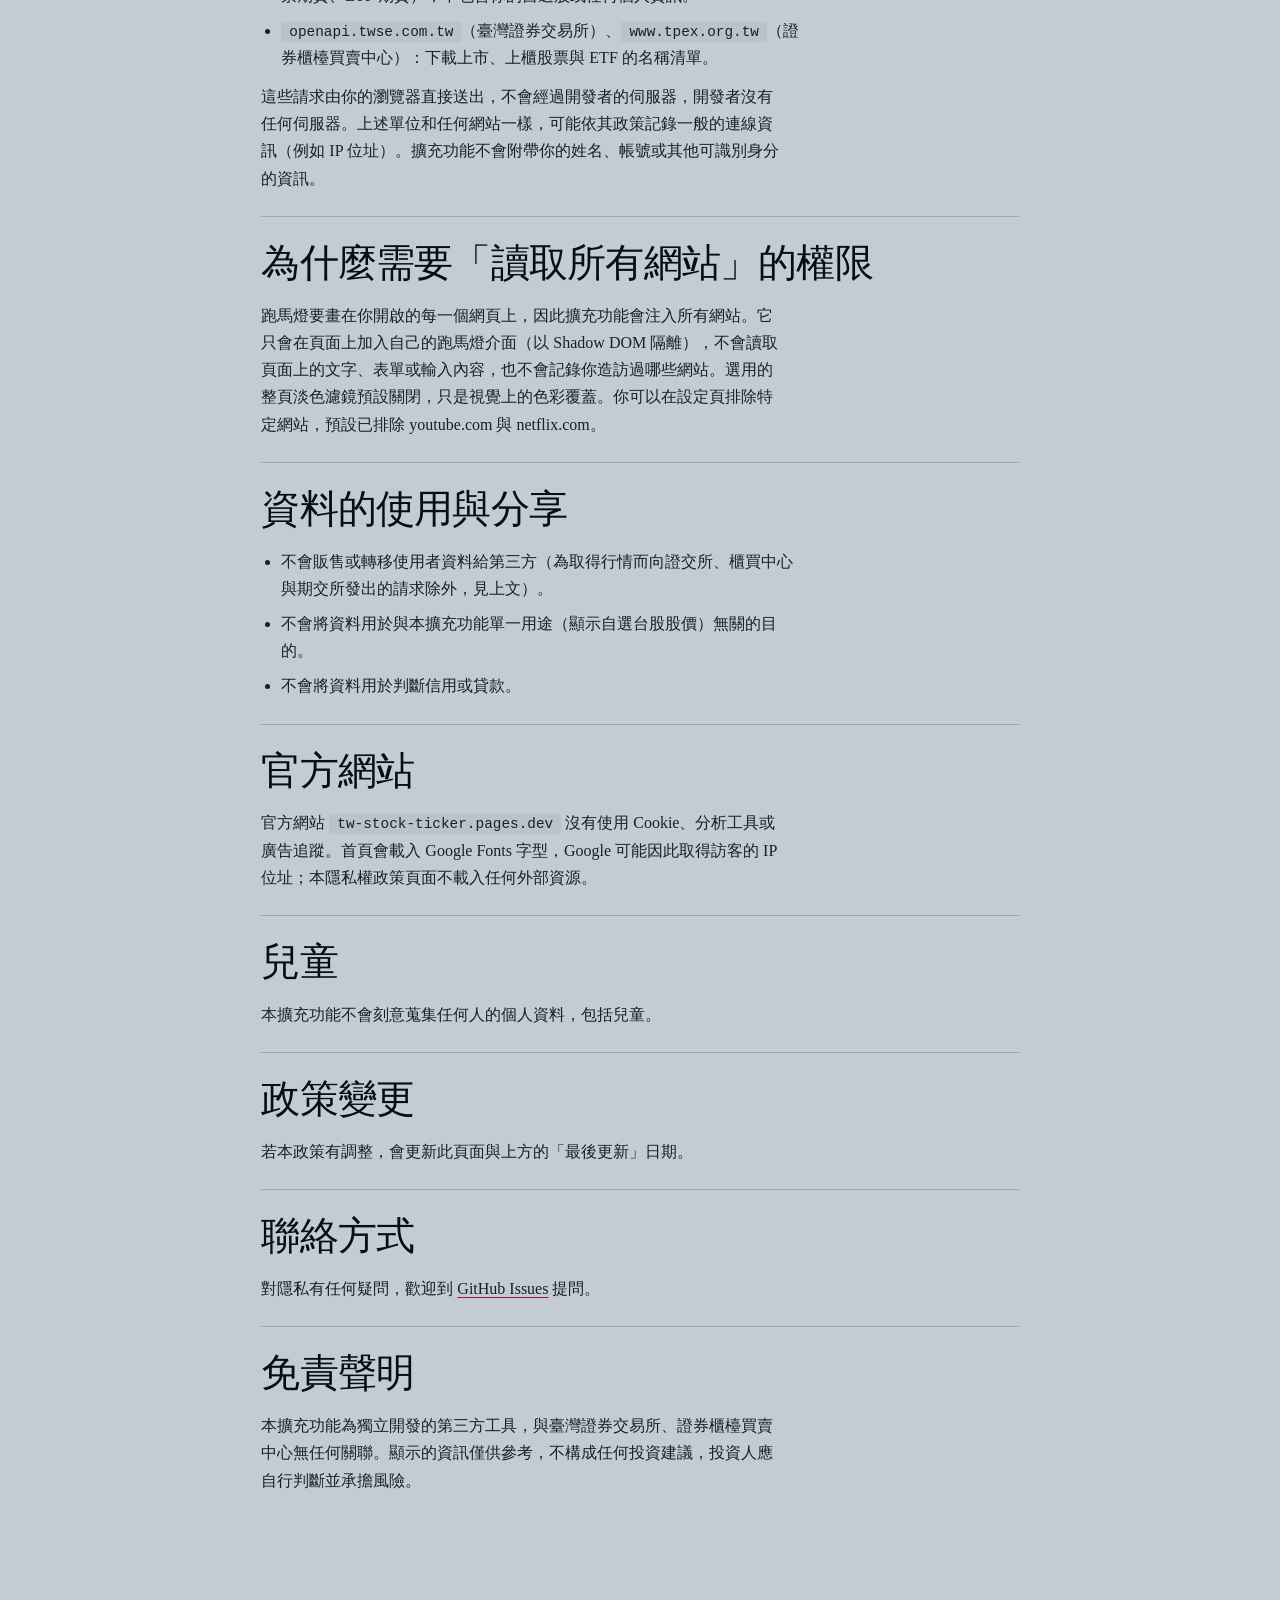
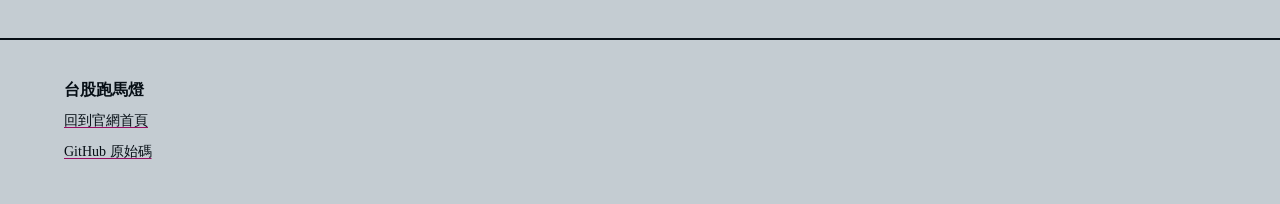
<file: site/privacy.html>
<!doctype html>
<html lang="zh-Hant">
<head>
  <meta charset="utf-8">
  <meta name="viewport" content="width=device-width, initial-scale=1">
  <title>隱私權政策｜台股跑馬燈</title>
  <meta name="description" content="台股跑馬燈 Chrome 擴充功能的隱私權政策：不蒐集任何個人資料，自選股與設定只儲存在你的瀏覽器。">
  <meta name="theme-color" content="#C5CBD3">
  <link rel="icon" type="image/png" href="assets/icon128.png">
  <link rel="stylesheet" href="style.css">
</head>
<body>
  <header class="site-header">
    <div class="container bar">
      <a class="brand" href="./" aria-label="台股跑馬燈 回到首頁">
        <img src="assets/icon128.png" alt="" width="32" height="32">
        <span>台股跑馬燈</span>
      </a>
      <nav class="nav" aria-label="頁面連結"><a href="./">回首頁</a></nav>
    </div>
  </header>

  <main id="main">
    <header class="doc-head">
      <div class="container">
        <h1>隱私權政策</h1>
        <p class="meta">最後更新：2026 年 11 月 24 日</p>
      </div>
    </header>

    <section class="doc" aria-label="隱私權政策全文">
      <div class="container">
        <div class="cols">
          <div>
            <div class="block" role="group" aria-labelledby="p-summary">
              <h2 id="p-summary">摘要</h2>
              <p>「台股跑馬燈」是一個 Chrome 擴充功能，在你瀏覽的網頁上以跑馬燈顯示你自選的台股股價。本文說明它會處理哪些資料、資料去了哪裡。</p>
              <ul>
                <li>開發者<strong>不蒐集</strong>任何個人資料，沒有帳號、沒有廣告、沒有分析或追蹤。</li>
                <li>你的自選股與設定只儲存在你自己的瀏覽器。</li>
                <li>為了取得報價，擴充功能會向臺灣證券交易所與證券櫃檯買賣中心的公開介面發出請求。</li>
                <li>擴充功能不會讀取、記錄或傳送你瀏覽的網頁內容與瀏覽記錄。</li>
              </ul>
            </div>

            <div class="block" role="group" aria-labelledby="p-stored">
              <h2 id="p-stored">儲存在你瀏覽器的資料</h2>
              <p>以下資料只存放在你的瀏覽器，開發者無法取得：</p>
              <ul>
                <li><strong>自選股與設定</strong>：自選股代號、跑馬燈位置、速度、顏色、排除網站、濾鏡、防窺模式、盤後模式與夜盤開關等，使用 <code>chrome.storage.sync</code> 儲存。如果你在 Chrome 開啟了同步功能，這些設定會由 Google 依其自身的政策在你的裝置之間同步，開發者看不到。</li>
                <li><strong>報價快取與狀態</strong>：最近一次取得的報價與夜盤報價、當日三大法人買賣金額（公開資料）、更新時間與最小化狀態，使用 <code>chrome.storage.local</code> 儲存。</li>
                <li><strong>股票清單快取</strong>：用於自選股搜尋的上市櫃股票與 ETF 名稱清單，以及期交所的夜盤商品清單（皆為公開資料），快取在你的瀏覽器約 7 天。</li>
                <li><strong>匯出的設定檔</strong>：你在設定頁按「匯出設定」時，檔案由瀏覽器下載到你的電腦，內容是自選股與設定，不會傳送給開發者或任何伺服器；「匯入設定」也只會讀取你自己選取的本機檔案。</li>
              </ul>
              <p>你可以隨時在 Chrome 的擴充功能頁面移除本擴充功能，儲存的資料會一併被清除。</p>
            </div>

            <div class="block" role="group" aria-labelledby="p-network">
              <h2 id="p-network">會連到哪些網站</h2>
              <p>擴充功能只會連線到下列公開服務，用途僅限取得行情（含夜盤）、三大法人買賣金額與股票清單：</p>
              <ul>
                <li><code>mis.twse.com.tw</code>（臺灣證券交易所）：取得股價。每次請求會包含你自選股的代號，用來查詢對應的報價。</li>
                <li><code>www.twse.com.tw</code>（臺灣證券交易所）：收盤後取得當日三大法人買賣金額統計。這是公開的統計資料，請求不包含你的自選股或任何個人資訊。</li>
                <li><code>mis.taifex.com.tw</code>（臺灣期貨交易所）：用於夜盤。只有在你加入夜盤項目並開啟「顯示夜盤」時，才會在夜盤時段連線取得夜盤報價；開啟設定頁時也會下載夜盤商品清單。請求內容只有商品類別（指數期貨、股票期貨、ETF 期貨），不包含你的自選股或任何個人資訊。</li>
                <li><code>openapi.twse.com.tw</code>（臺灣證券交易所）、<code>www.tpex.org.tw</code>（證券櫃檯買賣中心）：下載上市、上櫃股票與 ETF 的名稱清單。</li>
              </ul>
              <p>這些請求由你的瀏覽器直接送出，不會經過開發者的伺服器，開發者沒有任何伺服器。上述單位和任何網站一樣，可能依其政策記錄一般的連線資訊（例如 IP 位址）。擴充功能不會附帶你的姓名、帳號或其他可識別身分的資訊。</p>
            </div>

            <div class="block" role="group" aria-labelledby="p-permission">
              <h2 id="p-permission">為什麼需要「讀取所有網站」的權限</h2>
              <p>跑馬燈要畫在你開啟的每一個網頁上，因此擴充功能會注入所有網站。它只會在頁面上加入自己的跑馬燈介面（以 Shadow DOM 隔離），不會讀取頁面上的文字、表單或輸入內容，也不會記錄你造訪過哪些網站。選用的整頁淡色濾鏡預設關閉，只是視覺上的色彩覆蓋。你可以在設定頁排除特定網站，預設已排除 youtube.com 與 netflix.com。</p>
            </div>

            <div class="block" role="group" aria-labelledby="p-use">
              <h2 id="p-use">資料的使用與分享</h2>
              <ul>
                <li>不會販售或轉移使用者資料給第三方（為取得行情而向證交所、櫃買中心與期交所發出的請求除外，見上文）。</li>
                <li>不會將資料用於與本擴充功能單一用途（顯示自選台股股價）無關的目的。</li>
                <li>不會將資料用於判斷信用或貸款。</li>
              </ul>
            </div>

            <div class="block" role="group" aria-labelledby="p-site">
              <h2 id="p-site">官方網站</h2>
              <p>官方網站 <code>tw-stock-ticker.pages.dev</code> 沒有使用 Cookie、分析工具或廣告追蹤。首頁會載入 Google Fonts 字型，Google 可能因此取得訪客的 IP 位址；本隱私權政策頁面不載入任何外部資源。</p>
            </div>

            <div class="block" role="group" aria-labelledby="p-children">
              <h2 id="p-children">兒童</h2>
              <p>本擴充功能不會刻意蒐集任何人的個人資料，包括兒童。</p>
            </div>

            <div class="block" role="group" aria-labelledby="p-change">
              <h2 id="p-change">政策變更</h2>
              <p>若本政策有調整，會更新此頁面與上方的「最後更新」日期。</p>
            </div>

            <div class="block" role="group" aria-labelledby="p-contact">
              <h2 id="p-contact">聯絡方式</h2>
              <p>對隱私有任何疑問，歡迎到 <a href="https://github.com/avthing/tw-stock-ticker/issues">GitHub Issues</a> 提問。</p>
            </div>

            <div class="block" role="group" aria-labelledby="p-disclaimer">
              <h2 id="p-disclaimer">免責聲明</h2>
              <p>本擴充功能為獨立開發的第三方工具，與臺灣證券交易所、證券櫃檯買賣中心無任何關聯。顯示的資訊僅供參考，不構成任何投資建議，投資人應自行判斷並承擔風險。</p>
            </div>
          </div>
        </div>
      </div>
    </section>
  </main>

  <footer class="site-footer">
    <div class="container">
      <div class="colophon">
        <strong>台股跑馬燈</strong>
        <p><a href="./">回到官網首頁</a></p>
        <p><a href="https://github.com/avthing/tw-stock-ticker">GitHub 原始碼</a></p>
      </div>
    </div>
  </footer>
</body>
</html>
</file>
<file: site/style.css>
/* Hallmark · shape: Narrative Workflow (draw 97e38b: Stat-Led swapped, the page has no figures to lead with) · genre: editorial · theme: Almanac (deal 2/3, seed download-chrome-extension-shows-dede·70f68261·2026-11-11·r0) · redesign: full · draw: 97e38b
 * hero: Settled (/), Banner (/privacy) · nav: edge-aligned · footer: colophon · imagery: the product, 2 captures (capture.mjs) · signature: a ticker tape across the page, the product running
 * axes: mid/grotesk-sans/chromatic-magenta · posture: restrained · contrast: pass · fold: pass · v2.0.0 */
/* Hallmark · pre-emit critique: P4 H4 E4 S4 R4 V4 · weakest: P, the page argues only that a reference book can sell a ticker; led with the trading-day table so the product's behaviour, not a feature list, is the argument */
/* Hallmark · hero-review: fix · 5 findings · 5 resolved */
/* Hallmark · finish-review: subagent · 8 findings · 6 resolved 2 partial (head gaps not unified, 375 length trimmed not shortened to parity) · gap: none */
/* Hallmark · reworded "特色" to "邊緣多一條安靜的行情列" · 19 names a category label as a section head */
/* Hallmark · reworded "使用方式" to "四個步驟開始看盤" · 19 names a category label as a section head */
/* Hallmark · reworded "下載安裝" to "三步裝進 Chrome" · 19 names a category label as a section head */
/* Hallmark · reworded "盤後模式：收盤後改看三大法人" to "一個交易日，跑馬燈這樣變" · 19 names it, the feature card became a table */
/* Hallmark · dropped "工作、看文件、逛網站，都不必另外切換視窗盯盤。" · 58 names it, the hero holds one sentence */
/* Hallmark · dropped i-ban, i-check, i-contrast, i-copy, i-download, i-external, i-eyeoff, i-moon, i-panel, i-pause, i-play, i-search, i-trend · the icon sprite is gone, the page uses no icons */
/* Hallmark · reworded "台股跑馬燈 v0.2.0・資料來源：" to "台股跑馬燈 v0.2.0" on its own line · 63 names the middle-dot meta string */
/* Hallmark · dismissed 77 · a privacy policy is one continuous document, not a landing page of sections */
/* Hallmark · waive 78 · hero: Banner (/privacy) · ten short clauses of a legal text read as a document, so the clause heads sit at a reading size (39px) rather than at display size */
/* Hallmark · waive 44c · hero: Banner (/privacy) · privacy.html is a legal document that opens on its title and its first section, so its first screen holds no screen-sized visual */
@import url("./tokens.css");
@import url("./base.css");

:root {
  /* CJK stacks: the theme's Latin faces first, Noto for 繁體中文 behind them */
  --font-display: "Hanken Grotesk", "Noto Sans TC", "PingFang TC", "Microsoft JhengHei", ui-sans-serif, system-ui, sans-serif;
  --font-body: "Newsreader", "Noto Serif TC", "PingFang TC", "Songti TC", "Microsoft JhengHei", ui-serif, Georgia, serif;
  /* the product's own up and down colours, used only on the ticker tape (taiwan convention: red up, green down) */
  --color-up: oklch(42% 0.17 27); --color-down: oklch(40% 0.12 150);
  --nav-h: 72px;
  --display-weight: 500; /* Noto Sans TC at 600 reads far heavier than the theme's Latin grotesk */
}

body { line-height: 1.7; color: var(--color-ink-2); }
h1 { line-height: 1.12; } h2 { line-height: 1.15; } h3 { line-height: 1.3; }
h1, h2, h3 { color: var(--color-ink); }
.cols { display: grid; grid-template-columns: repeat(12, minmax(0, 1fr)); column-gap: var(--gap-columns); }
.num { font-family: var(--font-outlier); font-weight: 500; }
small, figcaption, th, .meta { font-size: var(--text-sm); line-height: 1.5; color: var(--color-muted); font-weight: 500; }
code { font: 500 0.9em var(--font-outlier); background: var(--color-paper-2); padding: var(--space-3xs) var(--space-xs); border-radius: var(--radius-pill); overflow-wrap: anywhere; }
a { text-decoration-color: var(--color-accent); }
a:hover { text-decoration-thickness: 2px; }
.skip { position: absolute; left: var(--space-md); top: calc(-1 * var(--space-3xl)); z-index: var(--z-toast); padding: var(--space-xs) var(--space-md); background: var(--color-ink); color: var(--color-paper); }
.skip:focus-visible { top: var(--space-md); }

/* controls, all eight states */
.btn { display: inline-flex; align-items: center; justify-content: center; min-height: 48px; padding: 0 var(--space-lg); border: var(--rule-hair) solid var(--color-ink); border-radius: var(--radius-pill); background: transparent; color: var(--color-ink); font: 500 var(--text-md)/1 var(--font-display); white-space: nowrap; text-decoration: none; cursor: pointer; transition: background-color var(--dur-short) var(--ease-out), transform var(--dur-micro) var(--ease-out); }
.btn:hover { background: var(--color-paper-2); }
.btn:active { transform: translateY(1px); }
.btn:focus-visible { outline: 2px solid var(--color-focus); outline-offset: 2px; }
.btn:disabled, .btn[aria-disabled="true"] { opacity: 0.55; cursor: not-allowed; transform: none; }
.btn--primary { background: var(--color-accent); border-color: var(--color-accent); color: var(--color-accent-ink); }
.btn--primary:hover { background: var(--color-accent-2); border-color: var(--color-accent-2); }
.btn--quiet { border-color: var(--color-rule-2); }
@media (prefers-reduced-motion: reduce) { .btn { transition: background-color var(--dur-short) linear; } }

/* nav: edge-aligned, a wordmark and the destinations */
.site-header { position: sticky; top: 0; z-index: var(--z-sticky-nav); background: var(--color-paper); border-bottom: var(--rule-bar) solid var(--color-ink); }
.bar { display: flex; align-items: center; justify-content: space-between; gap: var(--space-lg); min-height: var(--nav-h); }
.brand { display: inline-flex; align-items: center; gap: var(--space-sm); font: 600 var(--text-lg)/1 var(--font-display); letter-spacing: var(--tracking-display); color: var(--color-ink); text-decoration: none; }
.brand img { width: 32px; height: 32px; }
.nav { display: flex; align-items: center; gap: var(--space-lg); }
.nav a:not(.btn) { font-size: var(--text-sm); font-weight: 500; color: var(--color-ink-2); padding-block: var(--space-xs); text-decoration: none; }
.nav a:not(.btn):hover { text-decoration: underline; text-decoration-color: var(--color-accent); text-decoration-thickness: 2px; text-underline-offset: 0.3em; }

/* hero: Settled, the text on six columns and the screen on the other six */
.hero { min-height: calc(100svh - var(--nav-h)); display: flex; align-items: center; padding-block: var(--space-2xl); }
.hero .cols { align-items: center; width: 100%; row-gap: var(--space-xl); }
.intro { grid-column: 1 / span 7; display: grid; gap: var(--space-lg); justify-items: start; }
.intro .lead { color: var(--color-ink-2); }
.intro h1 { font-size: clamp(2.5rem, 7vw - 1rem, var(--text-display)); }
.actions { display: flex; flex-wrap: wrap; gap: var(--space-sm); margin-top: var(--space-xs); }
.screen { grid-column: 8 / span 5; margin: 0; justify-self: end; width: min(100%, 28rem); }
.shot { aspect-ratio: 440 / 520; width: 100%; border-top: var(--rule-bar) solid var(--color-ink); outline: var(--rule-hair) solid var(--color-rule-2); outline-offset: -1px; background: var(--color-sheet); }
.shot[data-kind="product"] > img { object-position: left bottom; filter: none; }
.screen figcaption, .after figcaption { margin-top: var(--space-sm); }

/* the ticker tape: the product, running (waived below) */
.tape { margin: 0; background: var(--color-sheet); border-top: var(--rule-bar) solid var(--color-ink); border-bottom: var(--rule-hair) solid var(--color-rule-2); }
.tape-row { display: flex; align-items: stretch; }
.tape-vp { flex: 1; min-width: 0; overflow: hidden; }
.tape-track { display: flex; width: max-content; animation: tape 60s linear infinite; }
.tape-group { display: flex; flex: none; }
.q { display: inline-flex; align-items: baseline; gap: var(--space-sm); padding: var(--space-md) var(--space-lg); border-right: var(--rule-hair) solid var(--color-rule); white-space: nowrap; }
.q .n { font-size: var(--text-md); font-weight: 500; color: var(--color-ink); }
.q .p, .q .c { font-family: var(--font-outlier); font-variant-numeric: tabular-nums; font-size: var(--text-sm); }
.q .p { font-weight: 500; color: var(--color-ink); }
.q.up .c { color: var(--color-up); } .q.down .c { color: var(--color-down); } .q.flat .c { color: var(--color-muted); }
.pause { flex: none; min-height: 48px; padding: 0 var(--space-lg); border: 0; border-left: var(--rule-hair) solid var(--color-rule-2); background: transparent; color: var(--color-ink); font: 500 var(--text-sm)/1 var(--font-display); cursor: pointer; }
.pause:hover { background: var(--color-paper-2); }
.pause:active { transform: translateY(1px); }
.pause:focus-visible { outline: 2px solid var(--color-focus); outline-offset: -2px; }
[data-loop]:not(.is-running) .tape-track { animation-play-state: paused; }
html:not(.js) .pause { display: none; }
.tape-cap { padding-block: var(--space-sm); }
@keyframes tape { from { transform: translateX(0); } to { transform: translateX(-50%); } }
@media (prefers-reduced-motion: reduce) { .tape-track { animation: none; } .tape-vp { overflow-x: auto; } .pause { display: none; } }

/* sections */
.section { padding-block: var(--section-gap-s); }
.section--tall { padding-block: var(--section-gap); }
.section--well { background: var(--color-paper-2); border-block: var(--rule-hair) solid var(--color-rule); }
.head { display: grid; gap: var(--space-md); align-content: start; }
.head .lead { color: var(--color-ink-2); }

/* day: the trading day as a printed table, beside the screen it ends on */
#day .head { grid-column: 1 / span 8; margin-bottom: var(--space-xl); }
.sheet { grid-column: 1 / span 6; align-self: start; background: var(--color-sheet); border-top: var(--rule-bar) solid var(--color-ink); padding: var(--space-lg) var(--space-lg) var(--space-md); }
.sheet table { width: 100%; border-collapse: collapse; }
.sheet th { text-align: left; padding: var(--space-xs) var(--space-sm) var(--space-sm) 0; border-bottom: var(--rule-bar) solid var(--color-rule-2); }
.sheet td, .sheet tbody th { padding: var(--space-md) var(--space-sm) var(--space-md) 0; border-top: var(--rule-hair) solid var(--color-rule); vertical-align: top; font-size: var(--text-md); color: var(--color-ink); }
.sheet tbody th { font: 500 var(--text-sm)/1.5 var(--font-outlier); color: var(--color-ink); white-space: nowrap; }
.sheet tbody tr:first-child td, .sheet tbody tr:first-child th { border-top: 0; }
.sheet .note { margin-top: var(--space-md); padding-top: var(--space-md); border-top: var(--rule-hair) solid var(--color-rule); font-size: var(--text-sm); color: var(--color-muted); max-width: none; }
.after { grid-column: 7 / span 6; margin: 0; align-self: start; justify-self: center; width: min(100%, 28rem); }

/* features: rows on hairlines, the head beside them */
.rows-head { grid-column: 1 / span 4; align-self: start; position: sticky; top: calc(var(--nav-h) + var(--space-lg)); }
.rows { grid-column: 5 / span 8; list-style: none; margin: 0; padding: 0; border-top: var(--rule-bar) solid var(--color-rule-2); }
.rows > li { display: grid; grid-template-columns: minmax(0, 3fr) minmax(0, 5fr); column-gap: var(--gap-columns); padding-block: var(--space-lg); border-bottom: var(--rule-hair) solid var(--color-rule); min-height: 96px; align-items: start; }
.rows h3 { font-size: var(--text-title); }
.rows p { color: var(--color-ink-2); }

/* usage: four steps across; the numerals live only on the install ledger, where order matters */
.steps-head { margin-bottom: var(--space-2xl); max-width: 52rem; }
.steps4 { list-style: none; margin: 0; padding: 0; display: grid; grid-template-columns: repeat(4, minmax(0, 1fr)); border-top: var(--rule-bar) solid var(--color-rule-2); }
.steps4 > li { padding: var(--space-lg) var(--space-lg) var(--space-xl) 0; min-height: 160px; display: grid; align-content: start; gap: var(--space-sm); }
.steps4 > li + li { padding-left: var(--space-lg); border-left: var(--rule-hair) solid var(--color-rule-2); }
.steps4 h3 { font-size: var(--text-title); }

/* install: the head and the practical notes beside a ledger of three steps */
.install-head { grid-column: 1 / span 5; align-self: start; position: sticky; top: calc(var(--nav-h) + var(--space-lg)); }
.install-head p:not(.lead) { color: var(--color-muted); }
.ledger { grid-column: 7 / span 6; list-style: none; counter-reset: l; margin: 0; padding: 0; background: var(--color-sheet); border-top: var(--rule-bar) solid var(--color-ink); }
.ledger > li { counter-increment: l; display: grid; grid-template-columns: 48px minmax(0, 1fr); column-gap: var(--space-md); padding: var(--space-lg); border-top: var(--rule-hair) solid var(--color-rule); }
.ledger > li:first-child { border-top: 0; }
.ledger > li::before { content: counter(l); grid-row: 1 / span 4; font: 500 var(--text-2xl)/1 var(--font-outlier); color: var(--color-accent); }
.ledger h3 { font-size: var(--text-title); margin-bottom: var(--space-xs); }
.ledger p { color: var(--color-ink-2); }
.ledger .btn, .copyrow { margin-top: var(--space-md); justify-self: start; }
.copyrow { display: flex; flex-wrap: wrap; align-items: center; gap: var(--space-sm); }
.copyrow code { font-size: var(--text-md); padding: var(--space-xs) var(--space-md); background: var(--color-paper-2); }
.sr { position: absolute; width: 1px; height: 1px; overflow: hidden; clip-path: inset(50%); white-space: nowrap; }

/* faq */
.faq { grid-column: 5 / span 8; border-top: var(--rule-bar) solid var(--color-rule-2); }
.faq details { border-bottom: var(--rule-hair) solid var(--color-rule); }
.faq summary { display: flex; justify-content: space-between; align-items: center; gap: var(--space-md); min-height: 72px; padding-block: var(--space-md); cursor: pointer; list-style: none; font: 600 var(--text-lg)/1.3 var(--font-display); color: var(--color-ink); }
.faq summary::-webkit-details-marker { display: none; }
.faq summary::after { content: "+"; font: 400 var(--text-xl)/1 var(--font-outlier); color: var(--color-accent); }
.faq details[open] summary::after { content: "−"; }
.faq summary:hover { background: var(--color-paper-2); }
.faq summary:focus-visible { outline: 2px solid var(--color-focus); outline-offset: -2px; }
.faq details p { padding-bottom: var(--space-lg); color: var(--color-ink-2); max-width: 60ch; }

/* footer: a colophon */
.site-footer { border-top: var(--rule-bar) solid var(--color-ink); padding-block: var(--space-xl); }
.colophon { display: grid; gap: var(--space-xs); max-width: 62ch; color: var(--color-muted); font-size: var(--text-sm); }
.colophon strong { font: 600 var(--text-md)/1.3 var(--font-display); color: var(--color-ink); }
.colophon a { color: var(--color-ink); }

/* privacy: a document, the measure of a page and nothing else */
.doc-head { padding-block: var(--space-2xl); }
.doc-head .meta { margin-top: var(--space-md); }
.doc { padding-bottom: var(--section-gap-s); }
.doc .cols > div { grid-column: 3 / span 8; }
.doc-head h1 { font-size: var(--text-section); }
.doc .block { padding-block: var(--space-lg); border-top: var(--rule-hair) solid var(--color-rule); }
.doc .block:first-child { border-top: var(--rule-bar) solid var(--color-rule-2); }
.doc h2 { font-size: var(--text-3xl); margin-bottom: var(--space-md); }
.doc p, .doc li { color: var(--color-ink-2); max-width: 65ch; }
.doc p + p, .doc p + ul, .doc ul + p { margin-top: var(--space-sm); }
.doc ul { margin: var(--space-sm) 0 0; padding-left: 1.25em; }
.doc li { margin-top: var(--space-xs); }

/* under 60rem every composition stacks in reading order */
@media (max-width: 60rem) {
  .hero { min-height: 0; }
  .intro, .screen, #day .head, .sheet, .after, .rows-head, .rows, .install-head, .ledger, .faq, .doc .cols > div { grid-column: 1 / -1; }
  .rows-head, .install-head { margin-bottom: var(--space-lg); position: static; }
  .screen, .after { justify-self: start; }
  .sheet, .after { margin-bottom: var(--space-xl); }
  .steps4 { grid-template-columns: repeat(2, minmax(0, 1fr)); }
  .steps4 > li { min-height: 0; }
  .steps4 > li:nth-child(odd) { padding-left: 0; border-left: 0; }
  .steps4 > li:nth-child(n + 3) { border-top: var(--rule-hair) solid var(--color-rule-2); }
}
@media (max-width: 40rem) {
  .bar { flex-wrap: wrap; padding-block: var(--space-sm); gap: var(--space-xs); }
  .nav { width: 100%; overflow-x: auto; gap: var(--space-md); }
  .nav .btn { display: none; }
  .rows > li { grid-template-columns: minmax(0, 1fr); row-gap: var(--space-xs); min-height: 0; padding-block: var(--space-md); }
  .steps4 { grid-template-columns: minmax(0, 1fr); }
  .steps4 > li, .steps4 > li + li { padding-left: 0; border-left: 0; border-top: var(--rule-hair) solid var(--color-rule-2); }
  .steps4 > li { padding-block: var(--space-md); }
  .steps4 > li:first-child { border-top: 0; }
  .ledger > li { grid-template-columns: 32px minmax(0, 1fr); padding: var(--space-md); }
  .actions .btn { width: 100%; }
}
</file>
<file: ui.css>
/* 設定頁、新手教學頁、更新紀錄頁共用樣式（方向 C：柔和溫潤 Soft & Friendly）
   所有顏色都走 :root token；只有漲跌色票預覽（ui.js 內嵌）是產品資料，不在此定義 */
:root {
  /* 表面：暖米白、奶油，不使用純白或冷灰 */
  --bg: #FAF5EA;
  --surface: #FFFCF5;
  --sunken: #F2EBDC;
  --line: #E8DFCE;
  --line-strong: #978974;
  /* 文字：深炭褐 */
  --fg: #392F27;
  --muted: #665B4F;
  --subtle: #6E6356;
  /* 強調色：深青綠（與紅漲綠跌的語意色區隔，只用在小面積） */
  --accent: #1D6B68;
  --accent-hover: #16524F;
  --accent-soft: #DDEBE4;
  --accent-ink: #134A47;
  --on-accent: #FFFCF5;
  --ring: #1D6B68;
  /* 開關 */
  --track-off: #9C8F7B;
  --knob: #FFFCF5;
  --knob-shadow: 0 1px 3px rgba(57, 47, 39, .3);
  /* 浮層與提示 */
  --shadow-float: 0 12px 32px rgba(57, 47, 39, .14), 0 2px 6px rgba(57, 47, 39, .08);
  --toast-bg: #392F27;
  --toast-fg: #FFFCF5;
  --mark: #F6E3A8;
  --mark-ink: #392F27;
  /* 模擬網頁／瀏覽器畫面（代表使用者看到的網頁，亮暗模式下都維持淺色） */
  --mock-bg: #FFFEFA;
  --mock-bar: #E6DECE;
  --mock-chrome: #F1EBDD;
  --mock-line: #DDD3C0;
  --mock-ink: #6E6356;
  --mock-cursor: #392F27;
  /* 擴充功能圖示本身的顏色（產品資產，與漲跌語意無關） */
  --ext-red: #C62828;
  /* 形狀 */
  --r: 14px;
  --r-sm: 12px;
  --pill: 999px;
  color-scheme: light;
  font-family: system-ui, -apple-system, "PingFang TC", "Noto Sans TC", "Microsoft JhengHei", "Segoe UI", sans-serif;
}
/* 深色版（選用）：在 <html> 加上 data-theme="dark" 即啟用；提案預設只出淺色 */
:root[data-theme="dark"] {
  --bg: #1D1915;
  --surface: #26211C;
  --sunken: #2F2923;
  --line: #3A332B;
  --line-strong: #7A6E60;
  --fg: #F0E8DB;
  --muted: #BDB2A3;
  --subtle: #A79B8B;
  --accent: #72C4BB;
  --accent-hover: #8FD5CD;
  --accent-soft: #1F3A38;
  --accent-ink: #A6E0D9;
  --on-accent: #12211F;
  --ring: #72C4BB;
  --track-off: #6B6054;
  --knob: #F0E8DB;
  --knob-shadow: 0 1px 3px rgba(0, 0, 0, .5);
  --shadow-float: 0 12px 32px rgba(0, 0, 0, .5), 0 2px 6px rgba(0, 0, 0, .35);
  --toast-bg: #F0E8DB;
  --toast-fg: #1D1915;
  --mark: #6B5A22;
  --mark-ink: #F0E8DB;
  color-scheme: dark;
}

* { box-sizing: border-box; }
body { margin: 0; background: var(--bg); color: var(--fg); font-size: 16px; line-height: 1.7; -webkit-font-smoothing: antialiased; }
h1, h2, h3 { margin: 0; line-height: 1.35; font-weight: 700; }
a { color: var(--accent); text-underline-offset: 3px; }
:focus-visible { outline: 2px solid var(--ring); outline-offset: 2px; }
.icon { width: 20px; height: 20px; flex: none; stroke: currentColor; fill: none; stroke-width: 1.8; stroke-linecap: round; stroke-linejoin: round; }

.container { max-width: 720px; margin: 0 auto; padding: 40px 20px 112px; }

/* 頁首 */
.header { display: flex; align-items: center; gap: 16px; }
.logo { width: 56px; height: 56px; flex: none; border-radius: 18px; background: var(--accent); color: var(--on-accent); display: grid; place-items: center; }
.logo .icon { width: 30px; height: 30px; stroke-width: 2.2; }
.header h1 { font-size: 28px; letter-spacing: .01em; }
.header p { margin: 2px 0 0; color: var(--muted); }
.header-links { display: flex; flex-wrap: wrap; gap: 10px; margin: 20px 0 0; }

/* 分組：標題 + 一組相連的設定列 */
.group { margin-top: 44px; }
.group > h2 { font-size: 20px; display: flex; align-items: center; gap: 10px; }
.group > h2 .icon { color: var(--accent); width: 22px; height: 22px; }
.desc { margin: 4px 0 14px; color: var(--muted); font-size: 15px; }
.group > h2 + .panel, .group > h2 + .seg, .group > h2 + #preview { margin-top: 14px; }
.sub-title { font-size: 17px; margin: 28px 0 0; }

.panel { background: var(--surface); border: 1px solid var(--line); border-radius: var(--r); }
.panel.pad { padding: 20px; }
.panel > .row { display: flex; align-items: center; gap: 16px; min-height: 64px; padding: 14px 20px; }
.panel > .row + .row { border-top: 1px solid var(--line); }
.panel > .row:first-child { border-radius: 13px 13px 0 0; }
.panel > .row:last-child { border-radius: 0 0 13px 13px; }
.panel > .row:only-child { border-radius: 13px; }
.row-icon { width: 40px; height: 40px; flex: none; border-radius: var(--r-sm); background: var(--accent-soft); color: var(--accent-ink); display: grid; place-items: center; }
.row-text { flex: 1; min-width: 0; }
.row-title { display: block; font-size: 16px; font-weight: 600; line-height: 1.5; }
.row-desc { display: block; margin-top: 2px; color: var(--muted); font-size: 14px; line-height: 1.65; }

.field-label { display: block; font-weight: 600; font-size: 15px; margin: 20px 0 8px; }
.panel.pad > .field-label:first-child, .panel.pad > div > .field-label:first-child { margin-top: 0; }
.helper { color: var(--subtle); font-size: 14px; margin-top: 8px; }

textarea, input[type="text"] {
  width: 100%; font: inherit; color: var(--fg); background: var(--surface);
  border: 1.5px solid var(--line-strong); border-radius: var(--r-sm); padding: 12px 14px; resize: vertical;
}
textarea::placeholder, input[type="text"]::placeholder { color: var(--subtle); }
textarea:focus-visible, input[type="text"]:focus-visible { outline-offset: 1px; border-color: var(--accent); }
textarea { min-height: 120px; line-height: 1.7; }

/* 按鈕 */
.btn { display: inline-flex; align-items: center; justify-content: center; gap: 8px; min-height: 44px; padding: 0 20px;
  border-radius: var(--r-sm); border: 1.5px solid var(--line-strong); background: var(--surface); color: var(--fg); font: inherit; font-size: 15px; font-weight: 600;
  cursor: pointer; text-decoration: none; transition: background-color .15s, border-color .15s, color .15s; }
.btn .icon { color: var(--accent); }
.btn:hover { background: var(--sunken); border-color: var(--fg); }
.btn:active { background: var(--line); }
.btn:disabled { opacity: .5; cursor: not-allowed; background: var(--sunken); border-color: var(--line); }
.btn.primary { background: var(--accent); border-color: var(--accent); color: var(--on-accent); min-height: 48px; padding: 0 28px; font-size: 16px; }
.btn.primary .icon { color: inherit; }
.btn.primary:hover { background: var(--accent-hover); border-color: var(--accent-hover); }
.btn.primary:active { background: var(--accent-ink); border-color: var(--accent-ink); }
.btn.primary:disabled { background: var(--sunken); color: var(--subtle); border-color: var(--line); }
.btn.ghost { border-color: transparent; background: transparent; color: var(--muted); }
.btn.ghost:hover { background: var(--sunken); color: var(--fg); border-color: transparent; }
.btn.ghost:active { background: var(--line); }
.btn.ghost:disabled { background: transparent; }

/* 大按鈕式單選（radio） */
.seg { display: grid; grid-template-columns: repeat(auto-fit, minmax(140px, 1fr)); gap: 12px; }
.seg.cols-3 { grid-template-columns: repeat(3, 1fr); }
.seg label { cursor: pointer; position: relative; display: block; }
.seg input { position: absolute; opacity: 0; pointer-events: none; }
.seg input + span { position: relative; display: flex; flex-direction: column; align-items: center; justify-content: center; gap: 10px; min-height: 100px; padding: 18px 12px;
  border: 2px solid var(--line); border-radius: var(--r); background: var(--surface); font-weight: 600; color: var(--fg); text-align: center; line-height: 1.4;
  transition: border-color .15s, background-color .15s; }
.seg label:hover input:not(:checked) + span { border-color: var(--line-strong); }
.seg input:checked + span { border-color: var(--accent); background: var(--accent-soft); color: var(--accent-ink); }
.seg input:focus-visible + span { outline: 2px solid var(--ring); outline-offset: 2px; }
.seg small { font-weight: 400; color: var(--muted); font-size: 13px; }
/* 已選取的勾勾徽章 */
.seg input + span::before { content: ""; position: absolute; top: 10px; right: 10px; width: 22px; height: 22px; border-radius: 50%; background: var(--accent); opacity: 0; }
.seg input + span::after { content: ""; position: absolute; top: 15px; right: 18px; width: 5px; height: 10px; border: solid var(--on-accent); border-width: 0 2px 2px 0; transform: rotate(45deg); opacity: 0; }
.seg input:checked + span::before, .seg input:checked + span::after { opacity: 1; }

/* 位置示意圖：迷你瀏覽器框 */
.mini { display: block; width: 84px; height: 56px; border: 2px solid var(--line-strong); border-radius: 8px; position: relative; background: var(--mock-bg); overflow: hidden; }
.mini::before { content: ""; position: absolute; left: 0; right: 0; top: 0; height: 9px; background: var(--mock-bar); }
.mini i { position: absolute; background: var(--accent); }
.mini.top i { left: 0; right: 0; top: 9px; height: 8px; }
.mini.bottom i { left: 0; right: 0; bottom: 0; height: 8px; }
.mini.left i { left: 0; top: 9px; bottom: 0; width: 14px; }
.mini.right i { right: 0; top: 9px; bottom: 0; width: 14px; }
.seg input:checked + span .mini { border-color: var(--accent); }

/* 色系選項中的漲跌示意 */
.pair { display: flex; gap: 6px; }
.chip { display: inline-flex; align-items: center; gap: 2px; padding: 2px 10px; border-radius: 8px; font-size: 14px; font-weight: 600; font-variant-numeric: tabular-nums; }

/* 自訂色號：一列一個 */
.color-row { cursor: pointer; }
.color-row .name { flex: 1; font-size: 16px; }
input[type="color"] { width: 56px; height: 36px; padding: 2px; border: 1.5px solid var(--line-strong); border-radius: 10px; background: var(--surface); cursor: pointer; }
.panel > .row.action { justify-content: flex-end; min-height: 72px; }

/* 開關 */
.switch { display: flex; align-items: center; justify-content: space-between; gap: 16px; cursor: pointer; min-height: 44px; position: relative; }
.switch.row:hover { background: var(--sunken); }
.switch input { position: absolute; opacity: 0; pointer-events: none; }
.switch .track { width: 56px; height: 32px; flex: none; border-radius: var(--pill); background: var(--track-off); position: relative; transition: background-color .2s; }
.switch .track::after { content: ""; position: absolute; top: 3px; left: 3px; width: 26px; height: 26px; border-radius: 50%; background: var(--knob); box-shadow: var(--knob-shadow); transition: transform .2s; }
.switch input:checked + .track { background: var(--accent); }
.switch input:checked + .track::after { transform: translateX(24px); }
.switch input:focus-visible + .track { outline: 2px solid var(--ring); outline-offset: 3px; }

/* 股票搜尋選擇器 */
.combo { position: relative; }
.combo-icon { position: absolute; left: 16px; top: 50%; transform: translateY(-50%); color: var(--subtle); display: flex; pointer-events: none; }
.combo input { padding-left: 46px; min-height: 52px; border-radius: var(--r); }
.suggest { position: absolute; left: 0; right: 0; top: calc(100% + 6px); z-index: 10; margin: 0; padding: 6px; list-style: none;
  background: var(--surface); border: 1px solid var(--line); border-radius: var(--r); box-shadow: var(--shadow-float); max-height: 340px; overflow: auto; }
.suggest[hidden] { display: none; }
.suggest li { display: flex; align-items: center; justify-content: space-between; gap: 12px; min-height: 48px; padding: 8px 12px; border-radius: var(--r-sm); cursor: pointer; }
.suggest li[aria-selected="true"] { background: var(--accent-soft); color: var(--accent-ink); }
.suggest li.empty { color: var(--subtle); cursor: default; }
.opt-main { display: flex; align-items: baseline; gap: 10px; min-width: 0; }
.opt-name { font-weight: 600; overflow-wrap: anywhere; }
.suggest .code { color: var(--subtle); font-size: 14px; font-variant-numeric: tabular-nums; }
.suggest li[aria-selected="true"] .code { color: var(--accent-ink); }
.suggest mark { background: var(--mark); color: var(--mark-ink); border-radius: 4px; padding: 0 2px; }
.suggest .added { flex: none; font-size: 13px; font-weight: 600; color: var(--accent-ink); background: var(--accent-soft); border-radius: var(--pill); padding: 0 10px; }
.suggest li[aria-selected="true"] .added { background: var(--surface); }

/* 已加入清單（可排序）：一組相連的列 */
.stock-list { list-style: none; margin: 0; padding: 0; border: 1px solid var(--line); border-radius: var(--r); overflow: hidden; background: var(--surface); }
.stock-list > .helper { margin: 0; padding: 18px; text-align: center; }
.stock-row { display: flex; align-items: center; gap: 6px; min-height: 56px; padding: 4px 8px 4px 12px; background: var(--surface); transition: opacity .15s, background-color .15s; }
.stock-row + .stock-row { border-top: 1px solid var(--line); }
.stock-row:hover { background: var(--sunken); }
.stock-row.dragging { opacity: .4; }
.stock-row.drop-before { box-shadow: inset 0 3px 0 var(--accent); }
.stock-row.drop-after { box-shadow: inset 0 -3px 0 var(--accent); }
.drag-handle { display: flex; color: var(--subtle); cursor: grab; padding: 8px 4px; }
.drag-handle .icon { width: 20px; height: 20px; fill: currentColor; }
.stock-row:active .drag-handle { cursor: grabbing; }
.row-no { min-width: 22px; text-align: right; color: var(--subtle); font-size: 14px; font-variant-numeric: tabular-nums; }
.row-name { flex: 1; min-width: 0; margin-left: 6px; font-weight: 600; overflow-wrap: anywhere; font-variant-numeric: tabular-nums; display: flex; flex-wrap: wrap; align-items: baseline; gap: 6px; }
.row-badge { font-size: 12px; font-weight: 600; padding: 1px 8px; border-radius: var(--pill); background: var(--accent-soft); color: var(--accent-ink); }
.row-sub { font-size: 12px; font-weight: 400; color: var(--subtle); }
.stock-row.is-off { opacity: .62; }
.stock-row.is-off .row-badge { background: var(--sunken); color: var(--subtle); }
.backup-actions { display: flex; flex-wrap: wrap; gap: 10px; }
.backup-msg { margin-top: 10px; font-size: 14px; color: var(--accent-ink); min-height: 1.4em; }
.backup-msg.err { color: var(--ext-red); }
.dialog { border: 1px solid var(--line); border-radius: var(--r); background: var(--surface); color: var(--fg); padding: 24px; max-width: 420px; width: calc(100% - 32px); box-shadow: var(--shadow-float); font: inherit; }
.dialog::backdrop { background: rgba(57, 47, 39, .45); }
.dialog-msg { margin: 0 0 20px; line-height: 1.65; white-space: pre-line; }
.dialog-actions { display: flex; justify-content: flex-end; gap: 10px; }
.row-btn { appearance: none; border: 0; background: transparent; font: inherit; padding: 0; cursor: pointer; width: 44px; height: 44px; flex: none; display: grid; place-items: center; border-radius: var(--r-sm); color: var(--muted);
  transition: background-color .15s, color .15s; }
.row-btn .icon { width: 18px; height: 18px; }
.row-btn:hover { background: var(--line); color: var(--fg); }
.row-btn:active { background: var(--line-strong); color: var(--surface); }
.row-btn:disabled { opacity: .3; cursor: not-allowed; background: transparent; color: var(--muted); }

/* 跑馬燈即時預覽 */
.preview { border: 1px solid var(--line); border-radius: var(--r); overflow: hidden; background: var(--mock-bg); }
.preview-bar { display: flex; align-items: center; height: 44px; background: var(--mock-bg); border-top: 1px solid var(--mock-line); overflow: hidden; }
.preview-track { display: flex; gap: 10px; padding: 0 10px; width: max-content; animation: pv-scroll 18s linear infinite; }
.preview-bar:hover .preview-track { animation-play-state: paused; }
.preview-page { height: 84px; padding: 16px 20px; display: flex; flex-direction: column; gap: 10px; transition: background-color .3s; }
.preview-page b { display: block; height: 10px; border-radius: 5px; background: var(--mock-bar); }
.preview-page b:nth-child(1) { width: 40%; } .preview-page b:nth-child(2) { width: 70%; } .preview-page b:nth-child(3) { width: 55%; }
.pv-item { display: inline-flex; gap: 8px; align-items: baseline; padding: 4px 12px; border-radius: 8px; font-size: 14px; white-space: nowrap; }
.pv-item .n { font-weight: 600; } .pv-item .p, .pv-item .c { font-variant-numeric: tabular-nums; } .pv-item .c { font-size: 13px; }
@keyframes pv-scroll { from { transform: translateX(0); } to { transform: translateX(-50%); } }

.note-box { margin: 20px 0 0; font-size: 14px; color: var(--muted); background: var(--accent-soft); border-radius: var(--r-sm); padding: 14px 16px; line-height: 1.7; }
.note-box strong { color: var(--accent-ink); display: block; }

/* 已儲存提示：固定在畫面下方，捲到哪裡都看得到 */
.toast { position: fixed; left: 50%; bottom: 28px; z-index: 50; display: inline-flex; align-items: center; gap: 8px; padding: 10px 20px; border-radius: var(--pill);
  background: var(--toast-bg); color: var(--toast-fg); font-size: 15px; font-weight: 600; pointer-events: none;
  opacity: 0; transform: translate(-50%, 8px); transition: opacity .2s, transform .2s; }
.toast.show { opacity: 1; transform: translate(-50%, 0); }

@media (max-width: 560px) {
  .container { padding: 28px 16px 104px; }
  .header h1 { font-size: 24px; }
  .logo { width: 48px; height: 48px; border-radius: 16px; }
  .panel.pad { padding: 16px; }
  .panel > .row { padding: 12px 16px; gap: 12px; }
  .stock-row { gap: 2px; padding-left: 8px; }
  .row-btn { width: 40px; height: 44px; }
}
@media (prefers-reduced-motion: reduce) {
  *, *::before, *::after { transition-duration: 0s !important; }
  .preview-track { animation: none; }
}
.sub-title + .panel { margin-top: 12px; }
</file>
<file: changelog.css>
/* 更新紀錄頁專用樣式（方向 C：柔和溫潤）；共用 token 見 ui.css */
.timeline { margin: 44px 0 0 6px; padding-left: 32px; border-left: 2px solid var(--line); }
.release { position: relative; margin-bottom: 44px; --tick-top: 15px; }
.release:last-child { margin-bottom: 0; }
/* 從時間軸線連到版本標題的短橫線 */
.release::before { content: ""; position: absolute; left: -32px; top: var(--tick-top); width: 20px; height: 2px; background: var(--line-strong); }

.release h2 { display: flex; flex-wrap: wrap; align-items: center; gap: 4px 12px; font-size: 22px; }
.release time { font-size: 15px; font-weight: 400; color: var(--subtle); font-variant-numeric: tabular-nums; }
.release h3 { display: inline-block; margin: 20px 0 8px; padding: 2px 14px; border-radius: var(--pill); background: var(--accent-soft); color: var(--accent-ink); font-size: 14px; font-weight: 700; }
.release ul { margin: 0; padding-left: 22px; }
.release li { margin: 8px 0; }
.release li::marker { color: var(--accent); }

/* 最新版本：放大，並標示「目前版本」 */
.release:first-of-type { --tick-top: 38px; padding: 28px; background: var(--surface); border: 1px solid var(--line); border-radius: 18px; }
.release:first-of-type::before { left: -33px; width: 33px; background: var(--accent); }
.release:first-of-type h2 { font-size: 32px; letter-spacing: .01em; }
.release:first-of-type h2::after { content: "目前版本"; order: 3; font-size: 14px; font-weight: 700; color: var(--on-accent); background: var(--accent); border-radius: var(--pill); padding: 0 14px; line-height: 28px; }
.release:first-of-type time { font-size: 16px; }
.release:first-of-type ul { font-size: 16px; }

@media (max-width: 560px) {
  .timeline { padding-left: 22px; margin-left: 4px; }
  .release::before { left: -22px; width: 12px; }
  .release:first-of-type { padding: 20px 18px; }
  .release:first-of-type::before { left: -23px; width: 23px; }
  .release:first-of-type h2 { font-size: 28px; }
}
</file>
<file: welcome.css>
/* 新手教學頁專用樣式（方向 C：柔和溫潤）；共用 token 見 ui.css */

/* 圓形步驟進度 */
.stepper { display: flex; list-style: none; padding: 0; margin: 36px 0 40px; }
.stepper li { position: relative; flex: 1; display: flex; flex-direction: column; align-items: center; gap: 8px; text-align: center; font-size: 14px; line-height: 1.4; color: var(--subtle); }
.stepper li::before { content: attr(data-n); width: 40px; height: 40px; flex: none; border-radius: 50%; display: grid; place-items: center; position: relative; z-index: 1;
  border: 2px solid var(--line-strong); background: var(--surface); font-size: 16px; font-weight: 700; color: var(--muted);
  transition: background-color .2s, color .2s, border-color .2s; }
.stepper li::after { content: ""; position: absolute; top: 19px; left: calc(50% + 26px); right: calc(-50% + 26px); height: 2px; background: var(--line); }
.stepper li:last-child::after { display: none; }
.stepper li.done::after { background: var(--accent); }
.stepper li.done::before { content: "✓"; background: var(--accent-soft); border-color: var(--accent); color: var(--accent-ink); }
.stepper li.active { color: var(--fg); font-weight: 700; }
.stepper li.active::before { background: var(--accent); border-color: var(--accent); color: var(--on-accent); }

.step { display: none; }
.step.active { display: block; animation: enter .3s ease-out; }
@keyframes enter { from { opacity: 0; transform: translateY(8px); } to { opacity: 1; transform: none; } }
.step > h2 { font-size: 30px; letter-spacing: .01em; }
.step h2[tabindex="-1"]:focus { outline: none; }
.step > .desc { font-size: 16px; margin: 8px 0 20px; }
.step .sub-title { font-size: 22px; margin: 44px 0 0; }
.step .after-seg { margin: 16px 0 12px; }
.hero { text-align: center; padding: 0 0 8px; }
.hero h2 { font-size: 34px; margin: 0 0 12px; }
.hero p { color: var(--muted); max-width: 520px; margin: 0 auto 28px; font-size: 17px; }

/* 功能清單：兩欄，用留白與小圖示建立節奏 */
.features { list-style: none; padding: 0; margin: 40px 0 0; display: grid; grid-template-columns: repeat(2, 1fr); gap: 28px 36px; }
.feature { display: flex; gap: 16px; align-items: flex-start; }
.feature h3 { font-size: 17px; margin-bottom: 2px; }
.feature p { margin: 0; font-size: 15px; color: var(--muted); line-height: 1.65; }

/* 小技巧互動示範（模擬瀏覽器畫面） */
.demo { position: relative; height: 220px; margin-top: 4px; border: 1px solid var(--mock-line); border-radius: var(--r); overflow: hidden; background: var(--mock-bg); }
.demo-chrome { display: flex; align-items: center; gap: 6px; height: 34px; padding: 0 14px; background: var(--mock-chrome); border-bottom: 1px solid var(--mock-line); }
.demo-chrome i { width: 10px; height: 10px; border-radius: 50%; background: var(--mock-line); }
.demo-chrome span { margin-left: 10px; flex: 1; max-width: 320px; height: 20px; border-radius: 10px; background: var(--mock-bg); font-size: 12px; line-height: 20px; padding: 0 12px; color: var(--mock-ink); }
.demo-page { padding: 18px; display: flex; flex-direction: column; gap: 12px; }
.demo-page b { display: block; height: 10px; border-radius: 5px; background: var(--mock-bar); }
.demo-page b:nth-child(1) { width: 45%; height: 16px; } .demo-page b:nth-child(2) { width: 85%; } .demo-page b:nth-child(3) { width: 70%; } .demo-page b:nth-child(4) { width: 60%; }
.demo-hint { position: absolute; left: 0; right: 0; bottom: 12px; text-align: center; font-size: 14px; color: var(--mock-ink); animation: nudge 1.4s ease-in-out infinite; }
@keyframes nudge { 50% { transform: translateY(4px); } }
.demo-bar { position: absolute; left: 0; right: 0; bottom: 0; height: 44px; display: flex; align-items: center; background: var(--mock-bg);
  border-top: 1px solid var(--mock-line); box-shadow: var(--shadow-float); transition: transform .2s ease-out, opacity .2s ease-out; }
.demo-bar[hidden] { display: none; }
.demo-bar.hide { transform: translateY(100%); opacity: 0; pointer-events: none; }
.demo-vp { flex: 1; overflow: hidden; }
.demo-bar:hover .preview-track { animation-play-state: paused; }
.demo.autohide .demo-bar:hover .preview-track { animation-play-state: running; }
.demo-status { font-size: 12px; color: var(--mock-ink); padding: 0 6px; white-space: nowrap; }
.demo-min { appearance: none; border: 0; background: transparent; font: inherit; font-size: 18px; padding: 0; cursor: pointer; width: 44px; height: 44px; display: grid; place-items: center; color: var(--mock-ink); }
.demo-min:hover { background: var(--mock-chrome); color: var(--mock-cursor); }
.demo-min:active { background: var(--mock-bar); }
.demo-restore { appearance: none; border: 0; font: inherit; padding: 0; cursor: pointer; position: absolute; right: 10px; bottom: 10px; width: 44px; height: 44px; display: grid; place-items: center;
  background: var(--mock-bg); border-radius: var(--r-sm); box-shadow: var(--shadow-float); color: var(--ext-red); }
.demo-restore:hover { background: var(--mock-chrome); }
.demo-restore:active { background: var(--mock-bar); }
.demo-restore[hidden] { display: none; }
.demo-min:focus-visible, .demo-restore:focus-visible { outline-offset: -3px; }
.demo.small { height: 168px; margin-top: 14px; }

/* 任務清單：一組相連的列 */
.tasks { list-style: none; padding: 0; margin: 20px 0 0; }
.tasks > li { display: flex; gap: 6px; align-items: flex-start; padding: 16px 20px 18px 10px; transition: background-color .2s; }
.tasks > li + li { border-top: 1px solid var(--line); }
.tasks > li:first-child { border-radius: 13px 13px 0 0; }
.tasks > li:last-child { border-radius: 0 0 13px 13px; }
.tasks li p { margin: 2px 0 0; font-size: 15px; color: var(--muted); }
.tasks strong { font-size: 16px; }
.task-body { flex: 1; min-width: 0; padding-top: 7px; }
.tasks > li > div:not(.task-body) { padding-top: 7px; }
.task-check { appearance: none; border: 0; background: transparent; font: inherit; padding: 0; width: 44px; height: 44px; flex: none; margin-top: 0; display: grid; place-items: center; position: relative; }
.task-check::before { content: ""; width: 26px; height: 26px; border-radius: 50%; border: 2px solid var(--line-strong); background: var(--surface); transition: background-color .2s, border-color .2s; }
.task-check::after { content: ""; position: absolute; left: 50%; top: 50%; width: 6px; height: 12px; margin: -9px 0 0 -3px; border: solid var(--on-accent); border-width: 0 2px 2px 0; transform: rotate(45deg); opacity: 0; }
button.task-check { cursor: pointer; }
button.task-check:hover::before { border-color: var(--accent); background: var(--accent-soft); }
button.task-check:active::before { background: var(--line); }
button.task-check:disabled { cursor: not-allowed; }
.tasks li.done { background: var(--accent-soft); }
.tasks li.done .task-check::before { background: var(--accent); border-color: var(--accent); }
.tasks li.done .task-check::after { opacity: 1; }
.tasks li.done button.task-check { cursor: default; }
.inline-icon { display: inline-flex; vertical-align: -4px; color: var(--fg); }
.inline-icon .icon { width: 18px; height: 18px; }
.inline-icon.trend { color: var(--ext-red); }
.try { font-weight: 600; color: var(--accent-ink) !important; margin-top: 10px !important; }
.celebrate { margin: 0 0 20px; padding: 16px 20px; border-radius: var(--r); background: var(--accent-soft); color: var(--accent-ink); font-size: 15px; animation: pop .4s ease-out; }
.celebrate[hidden] { display: none; }
.celebrate strong { font-size: 17px; margin-right: 6px; }
@keyframes pop { from { opacity: 0; transform: scale(.96); } to { opacity: 1; transform: none; } }
#fireworks { position: fixed; inset: 0; width: 100vw; height: 100vh; pointer-events: none; z-index: 1000; }

/* 防窺模式開關（任務列內） */
.tasks .switch { padding: 0; }
.tasks .switch p { margin-top: 2px; }

/* 工具列操作動畫（7 秒循環）：拼圖 → 圖釘 → 點擴充功能圖示 → 開啟設定頁 */
.tb-guide { display: flex; gap: 20px; align-items: center; margin-top: 12px; flex-wrap: wrap; }
.tb-stage { position: relative; width: 340px; height: 150px; flex: none; border: 1px solid var(--mock-line); border-radius: var(--r); background: var(--mock-bg); overflow: hidden; }
.tb-bar { position: absolute; left: 0; right: 0; top: 0; height: 40px; display: flex; align-items: center; gap: 6px; padding: 0 10px; background: var(--mock-chrome); border-bottom: 1px solid var(--mock-line); }
.tb-url { flex: 1; height: 24px; border-radius: 12px; background: var(--mock-bg); font-size: 11px; line-height: 24px; padding: 0 10px; color: var(--mock-ink); overflow: hidden; white-space: nowrap; }
.tb-btn { width: 28px; height: 28px; display: grid; place-items: center; border-radius: 6px; color: var(--mock-ink); }
.tb-btn .icon { width: 17px; height: 17px; }
.tb-ext { color: var(--ext-red); animation: tb-ext 7s infinite; }
.tb-avatar { width: 22px; height: 22px; border-radius: 50%; background: var(--mock-line); margin-left: 2px; }
.tb-menu { position: absolute; top: 44px; right: 16px; width: 190px; padding: 8px; background: var(--mock-bg); border: 1px solid var(--mock-line); border-radius: 10px;
  box-shadow: var(--shadow-float); font-size: 12px; line-height: 1.5; color: var(--mock-cursor); opacity: 0; animation: tb-menu 7s infinite; }
.tb-menu-title { color: var(--mock-ink); font-size: 11px; margin-bottom: 4px; }
.tb-menu-row { display: flex; align-items: center; gap: 6px; padding: 4px; border-radius: 6px; background: var(--mock-chrome); }
.tb-mini { color: var(--ext-red); display: flex; } .tb-mini .icon { width: 14px; height: 14px; }
.tb-pin { margin-left: auto; display: flex; color: var(--mock-ink); animation: tb-pin 7s infinite; } .tb-pin .icon { width: 15px; height: 15px; }
.tb-result { position: absolute; left: 50%; top: 82px; transform: translateX(-50%); display: flex; align-items: center; gap: 6px; white-space: nowrap;
  padding: 8px 12px; border-radius: 10px; background: var(--accent-soft); color: var(--accent-ink); font-size: 12px; font-weight: 600; opacity: 0; animation: tb-result 7s infinite; }
.tb-result .icon { width: 15px; height: 15px; }
.tb-cursor { position: absolute; left: 0; top: 0; animation: tb-cursor 7s infinite; }
.tb-cursor path { fill: var(--mock-cursor); stroke: var(--mock-bg); }
.tb-ripple { position: absolute; width: 28px; height: 28px; margin: -14px 0 0 -14px; border-radius: 50%; background: var(--accent-soft); opacity: 0; transform: scale(.3); }
.tb-ripple.r1 { left: 288px; top: 20px; animation: tb-r1 7s infinite; }
.tb-ripple.r2 { left: 303px; top: 88px; animation: tb-r2 7s infinite; }
.tb-ripple.r3 { left: 254px; top: 20px; animation: tb-r3 7s infinite; }
.tb-steps { margin: 0; padding: 0; list-style: none; display: grid; gap: 6px; flex: 1; min-width: 220px; counter-reset: s; }
.tb-steps li { counter-increment: s; display: flex; gap: 10px; align-items: baseline; padding: 8px 12px; border-radius: var(--r-sm); font-size: 15px; color: var(--muted); background: transparent; }
.tb-steps li::before { content: counter(s); flex: none; width: 22px; height: 22px; border-radius: 50%; background: var(--sunken); color: var(--fg); font-size: 12px; font-weight: 700; display: grid; place-items: center; }
.tb-steps .s1 { animation: tb-s1 7s infinite; } .tb-steps .s2 { animation: tb-s2 7s infinite; } .tb-steps .s3 { animation: tb-s3 7s infinite; }

/* 時間軸：0–15% 移到拼圖、18% 點擊、18–44% 選單、32% 移到圖釘、36% 點擊、40% 擴充圖示出現、52% 移到圖示、56% 點擊、58–94% 顯示結果 */
@keyframes tb-cursor {
  0% { transform: translate(170px, 120px); }
  15%, 20% { transform: translate(285px, 18px); } 17.5% { transform: translate(285px, 18px) scale(.85); }
  32%, 38% { transform: translate(300px, 86px); } 35.5% { transform: translate(300px, 86px) scale(.85); }
  52%, 58% { transform: translate(251px, 18px); } 55.5% { transform: translate(251px, 18px) scale(.85); }
  94% { transform: translate(251px, 18px); } 100% { transform: translate(170px, 120px); }
}
@keyframes tb-menu { 0%, 17% { opacity: 0; transform: translateY(-4px); } 19%, 43% { opacity: 1; transform: none; } 46%, 100% { opacity: 0; transform: translateY(-4px); } }
@keyframes tb-pin { 0%, 35% { color: var(--mock-ink); } 37%, 100% { color: var(--mock-cursor); } }
@keyframes tb-ext { 0%, 38% { opacity: 0; transform: scale(.4); } 42%, 95% { opacity: 1; transform: none; } 99%, 100% { opacity: 0; } }
@keyframes tb-result { 0%, 57% { opacity: 0; transform: translate(-50%, 6px); } 60%, 93% { opacity: 1; transform: translate(-50%, 0); } 97%, 100% { opacity: 0; } }
@keyframes tb-r1 { 0%, 17% { opacity: 0; transform: scale(.3); } 18% { opacity: 1; } 24%, 100% { opacity: 0; transform: scale(1.4); } }
@keyframes tb-r2 { 0%, 35% { opacity: 0; transform: scale(.3); } 36% { opacity: 1; } 42%, 100% { opacity: 0; transform: scale(1.4); } }
@keyframes tb-r3 { 0%, 55% { opacity: 0; transform: scale(.3); } 56% { opacity: 1; } 62%, 100% { opacity: 0; transform: scale(1.4); } }
@keyframes tb-s1 { 0%, 24% { background: var(--accent-soft); color: var(--accent-ink); } 26%, 100% { background: transparent; color: var(--muted); } }
@keyframes tb-s2 { 0%, 25% { background: transparent; color: var(--muted); } 26%, 44% { background: var(--accent-soft); color: var(--accent-ink); } 46%, 100% { background: transparent; color: var(--muted); } }
@keyframes tb-s3 { 0%, 45% { background: transparent; color: var(--muted); } 46%, 94% { background: var(--accent-soft); color: var(--accent-ink); } 97%, 100% { background: transparent; color: var(--muted); } }

.sr-only { position: absolute; width: 1px; height: 1px; overflow: hidden; clip: rect(0 0 0 0); white-space: nowrap; }
.note { font-size: 14px; color: var(--muted); background: var(--sunken); border-radius: var(--r); padding: 16px 20px; margin-top: 24px; line-height: 1.8; }
.note strong { color: var(--fg); }

.nav { display: flex; justify-content: space-between; align-items: center; gap: 12px; margin-top: 32px; }
.nav-right { display: flex; align-items: center; gap: 8px; flex-wrap: wrap; justify-content: flex-end; }

@media (prefers-reduced-motion: reduce) {
  .tb-cursor, .tb-ripple, .tb-menu { display: none; }
  .tb-ext, .tb-pin, .tb-result, .tb-steps li { animation: none; }
  .tb-result { opacity: 1; }
  .demo-hint, .step.active, .celebrate { animation: none; }
  .demo-bar { transition: none; }
}
@media (max-width: 560px) {
  .tb-stage { zoom: .7; }
  .stepper { margin: 28px 0 32px; }
  .stepper li { font-size: 12px; gap: 6px; }
  .stepper li::before { width: 36px; height: 36px; font-size: 15px; }
  .stepper li::after { top: 17px; left: calc(50% + 24px); right: calc(-50% + 24px); }
  .step > h2 { font-size: 26px; }
  .hero h2 { font-size: 28px; }
  .hero p { font-size: 16px; }
  .features { grid-template-columns: 1fr; gap: 22px; }
  .tasks > li { padding-right: 14px; }
  .nav { flex-wrap: wrap; }
}
.step > h2 + .seg { margin-top: 20px; }
</file>
